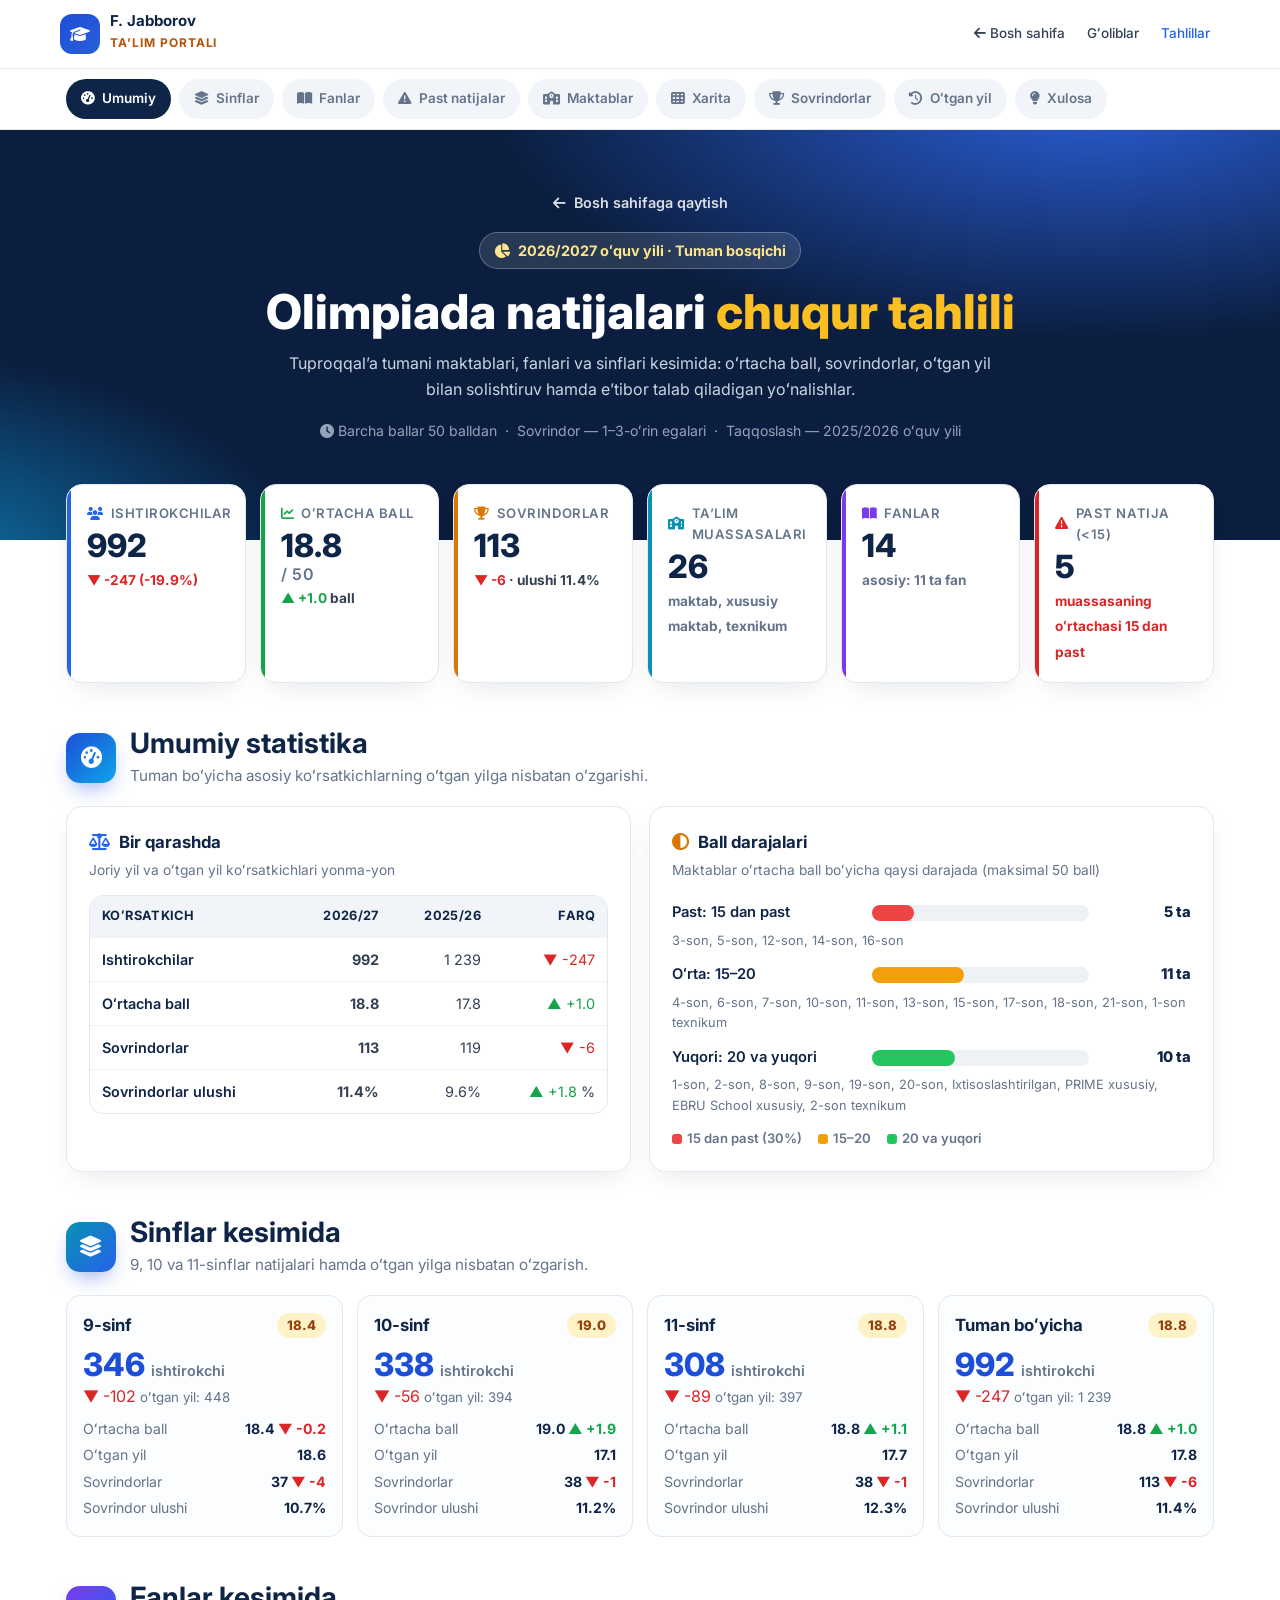
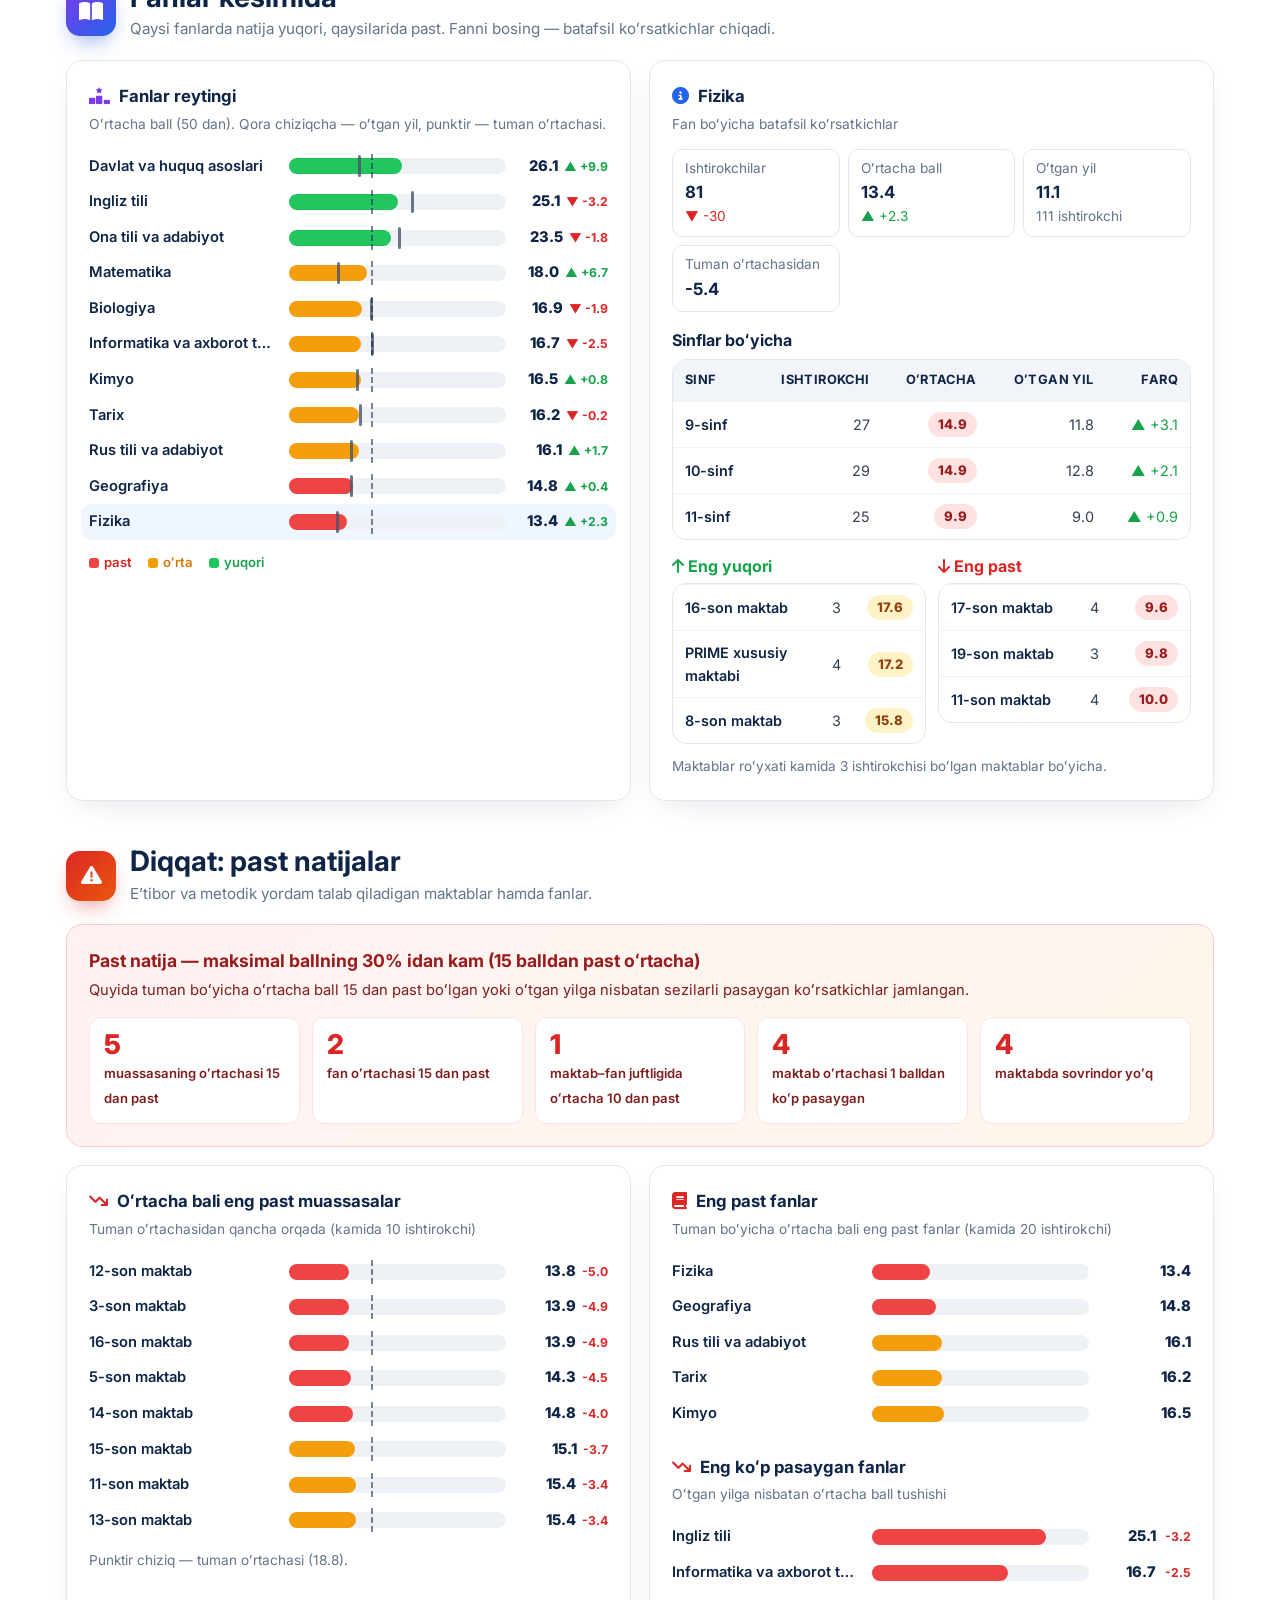
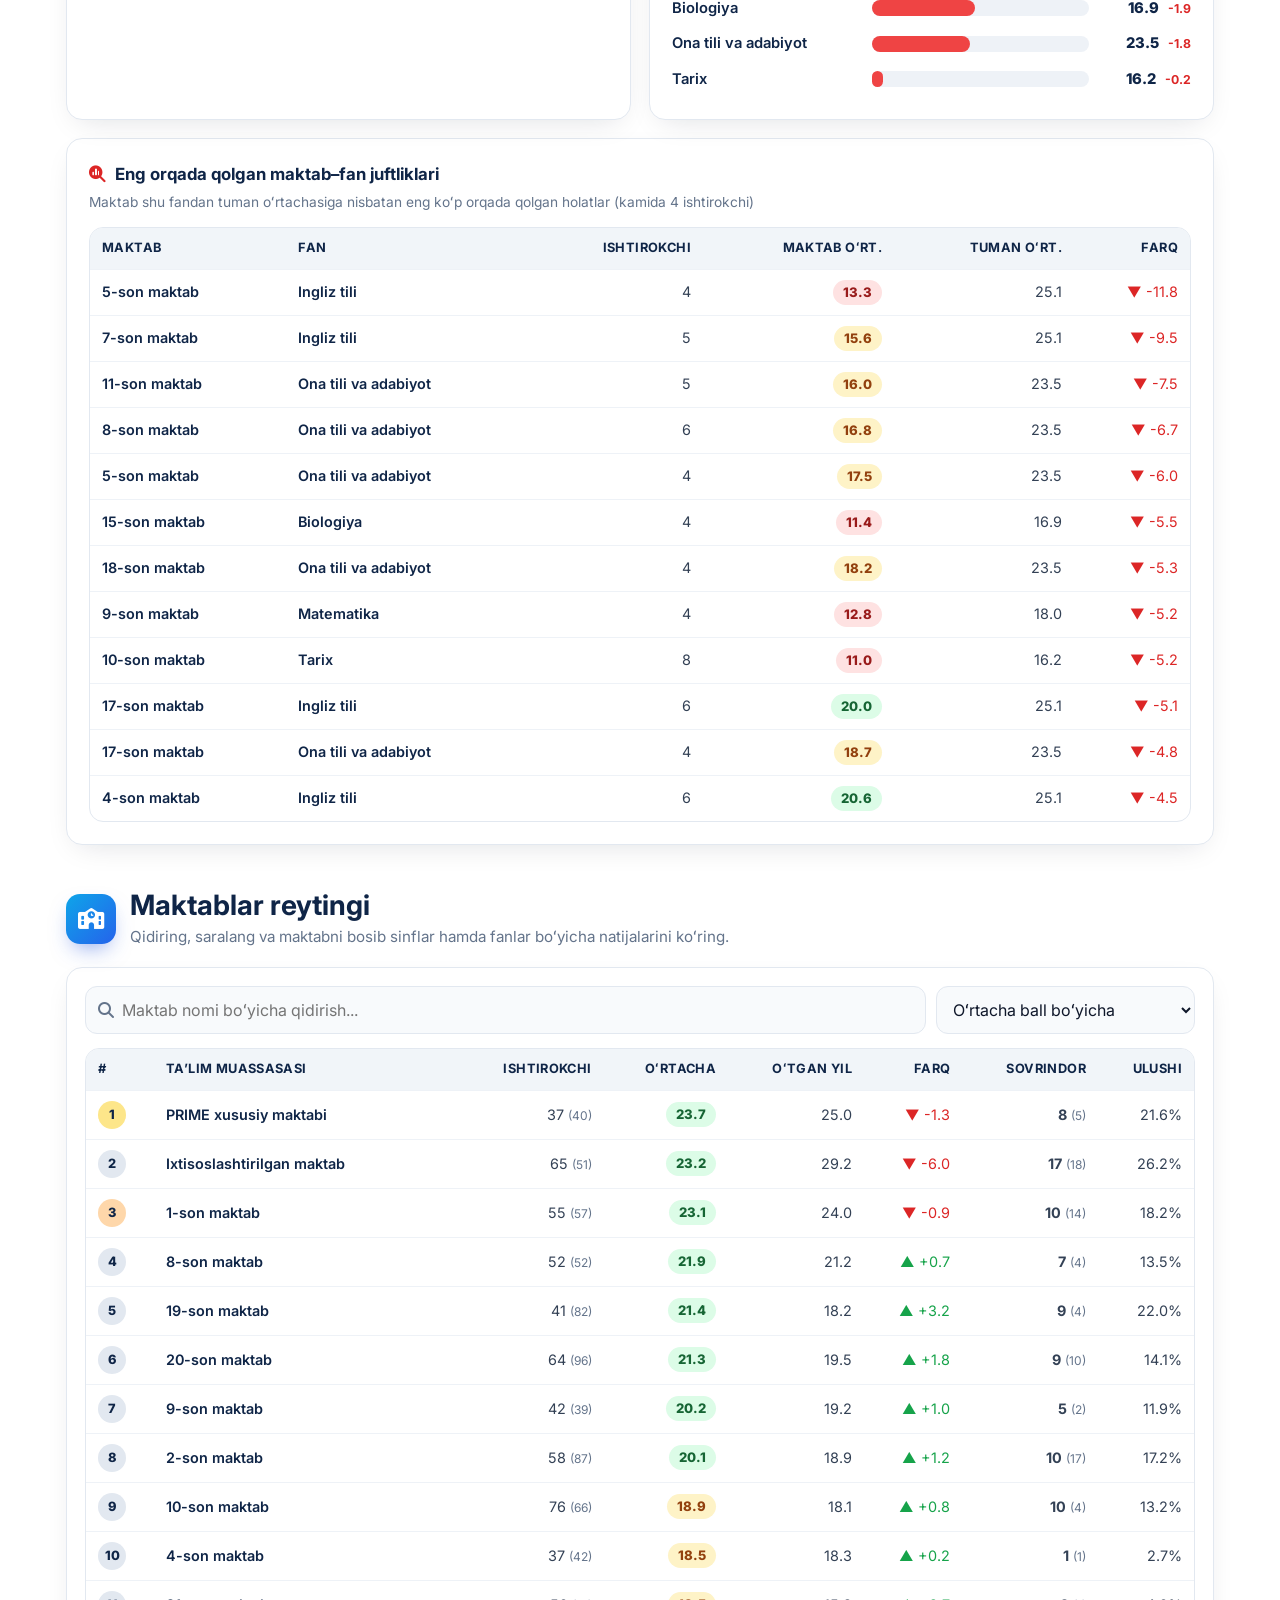
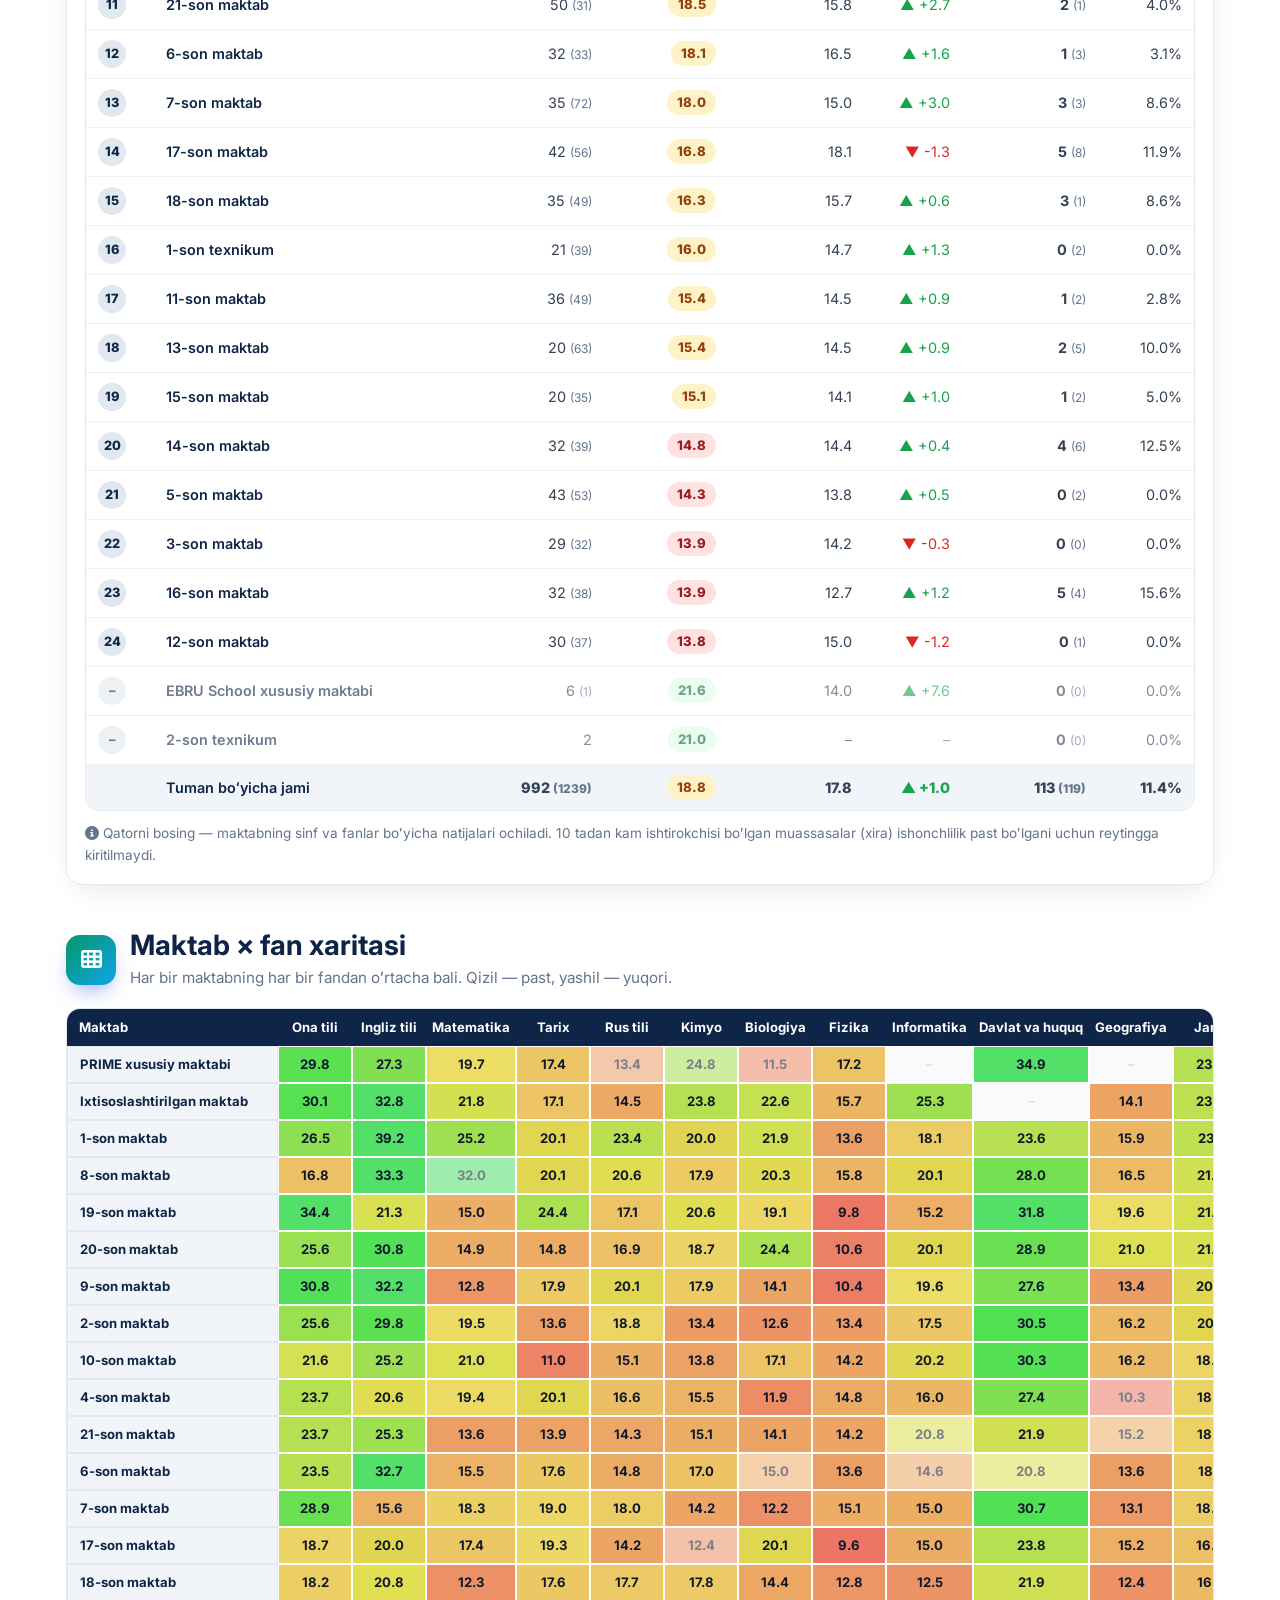
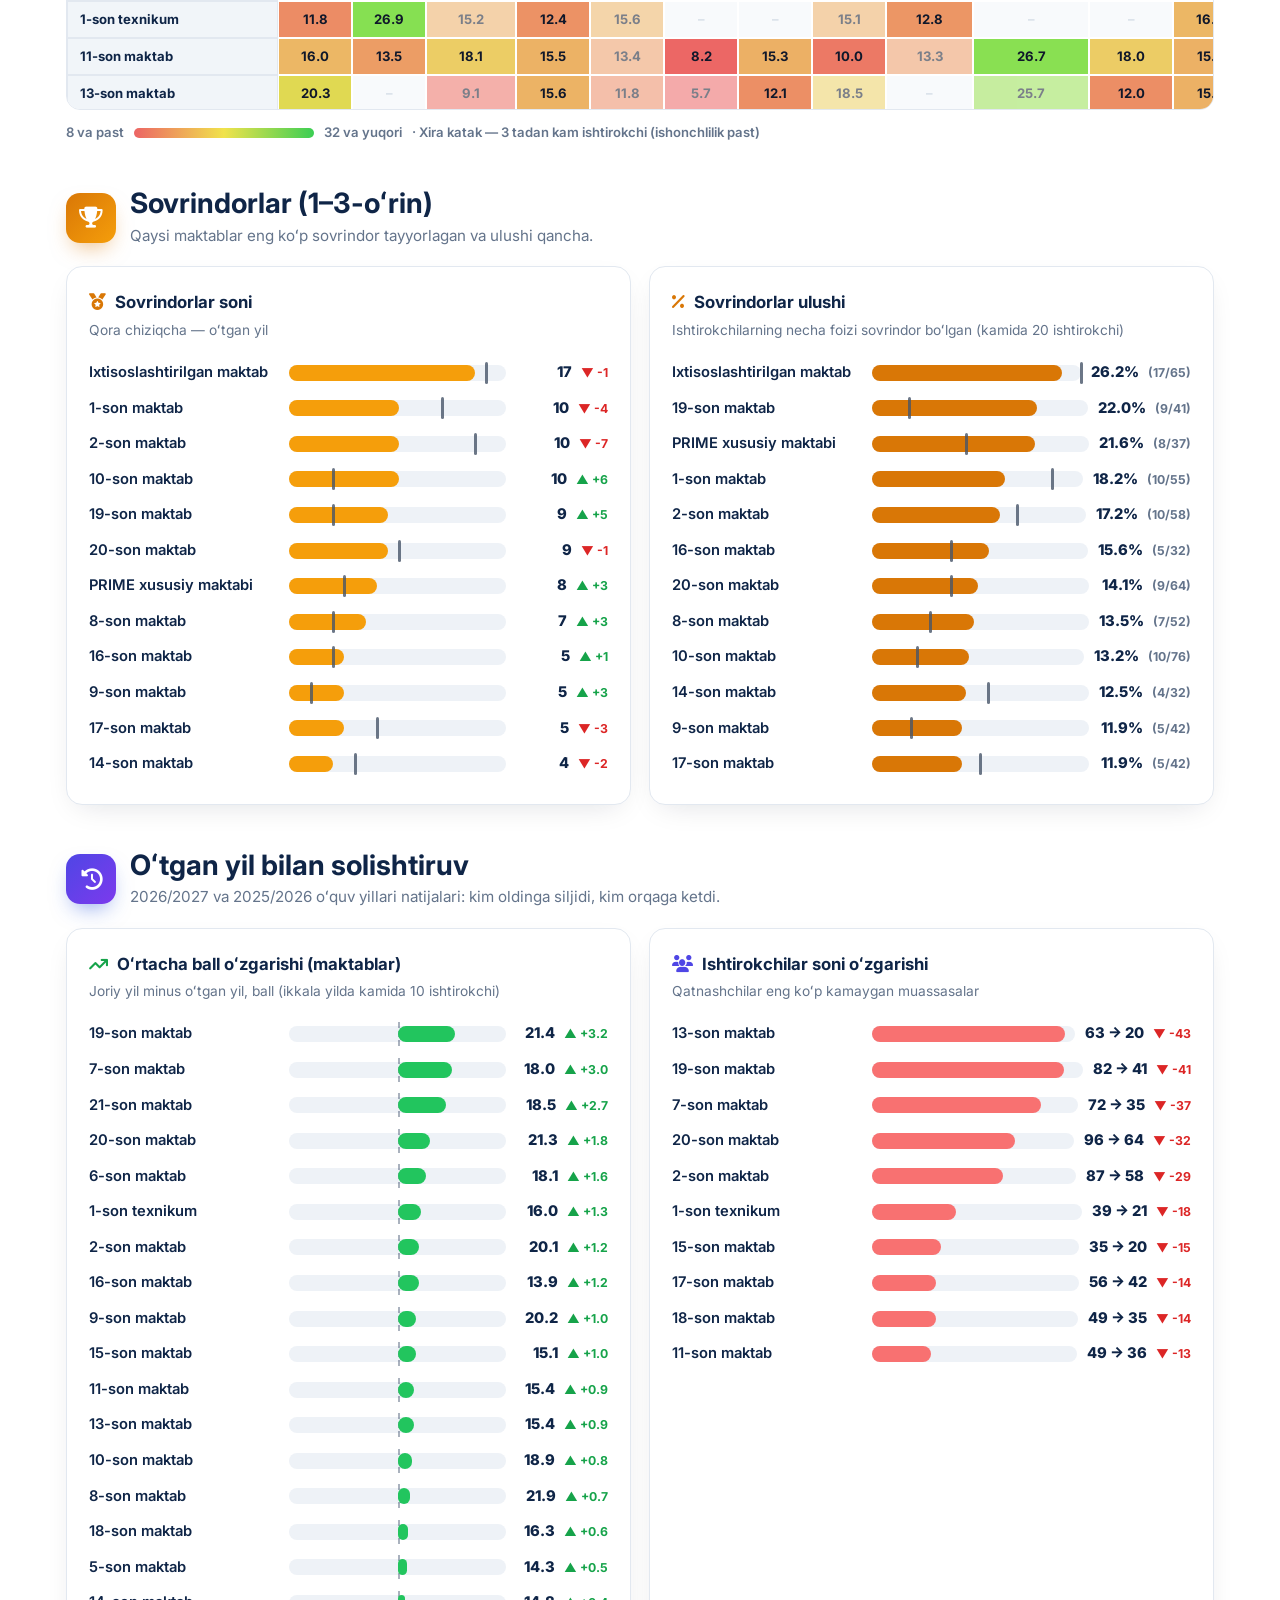
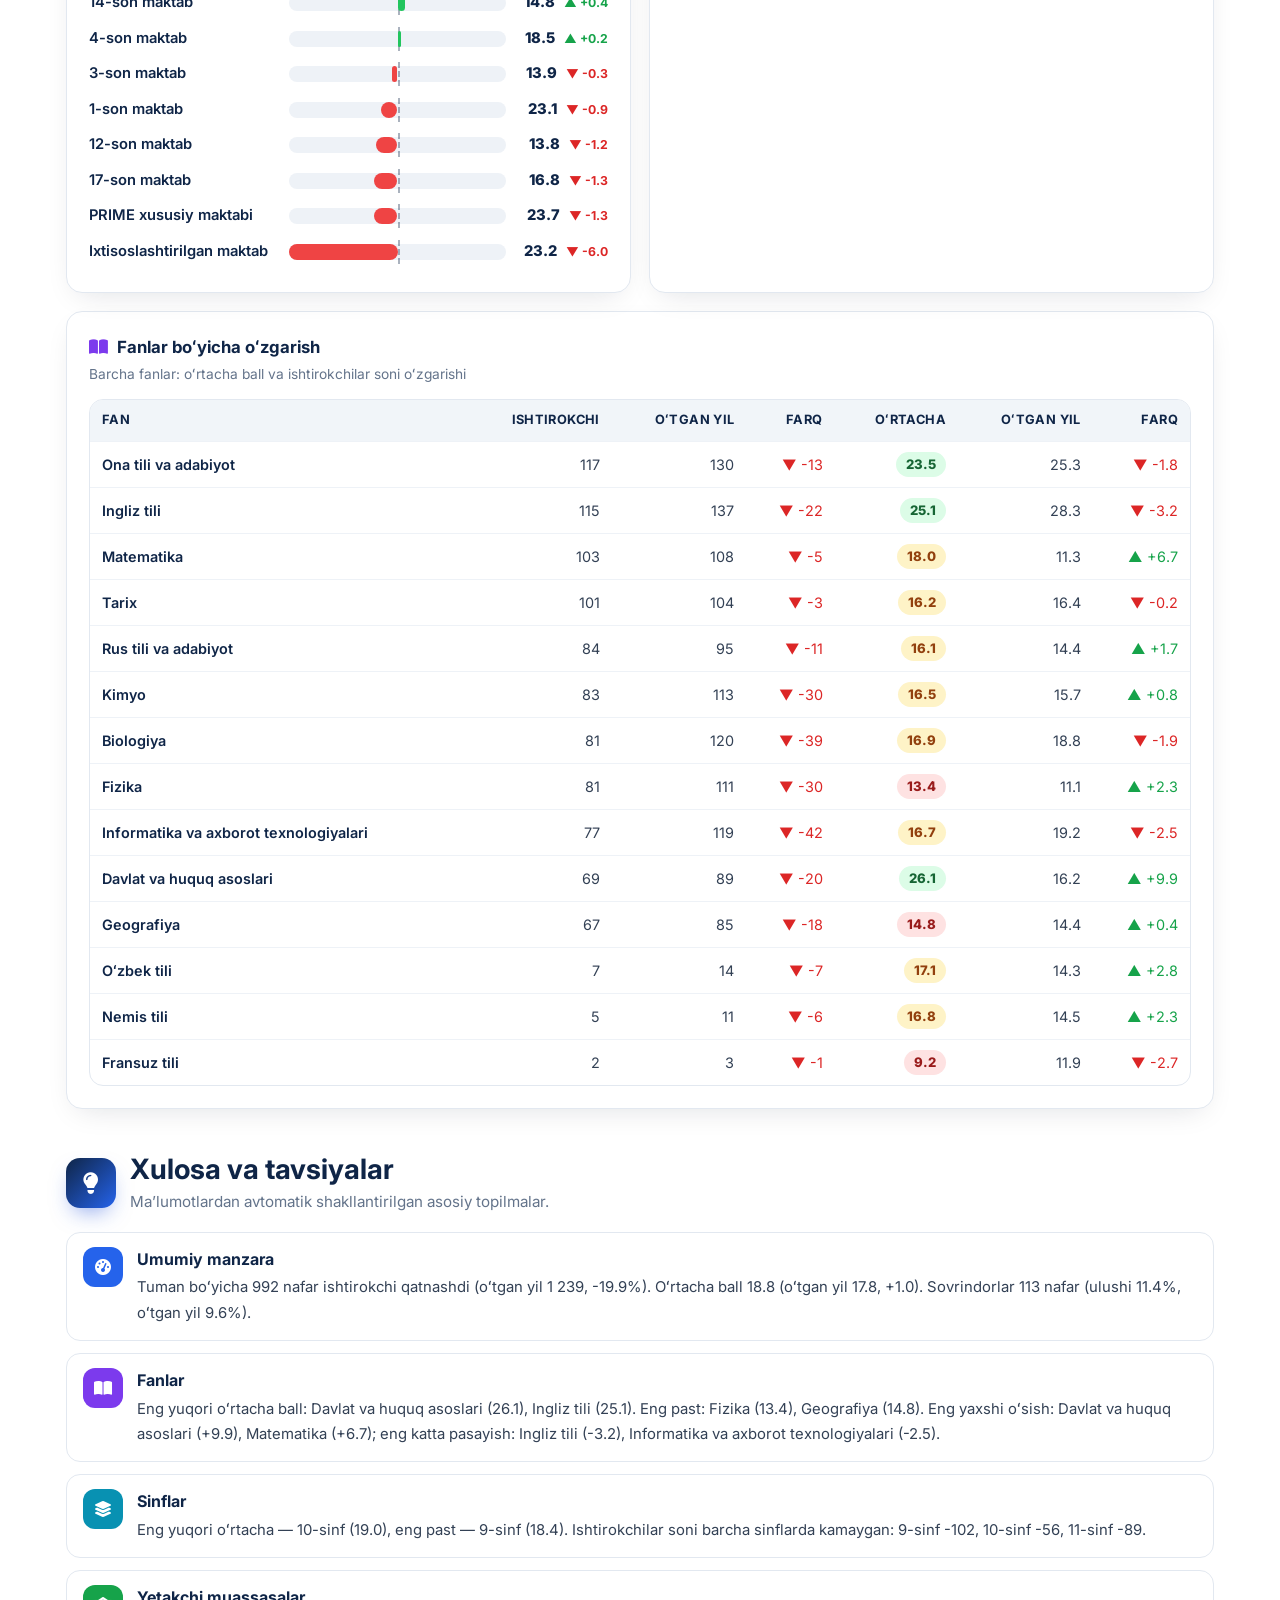
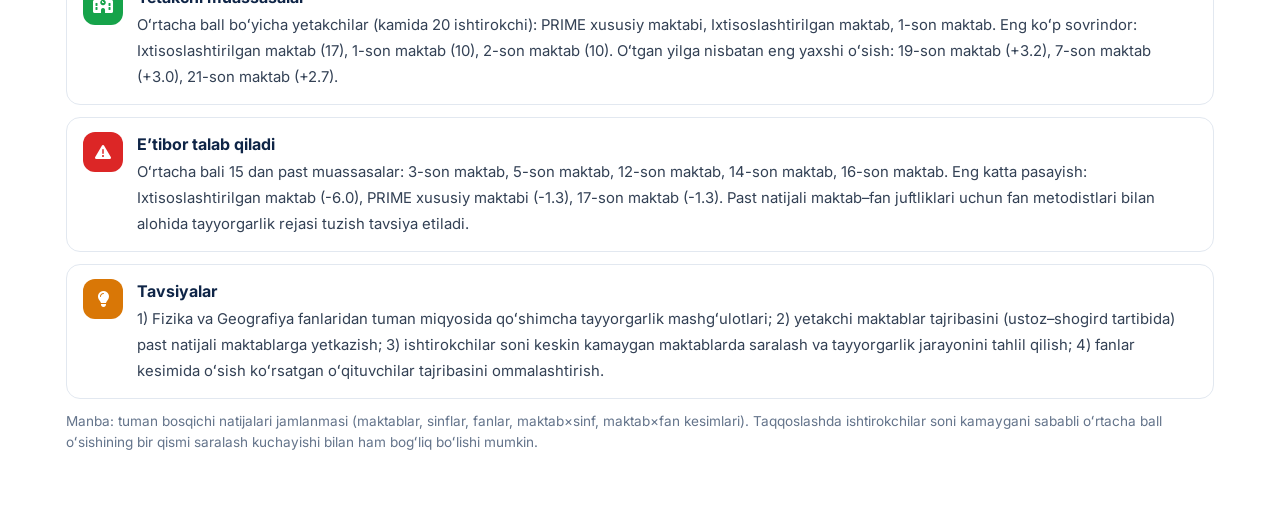
<file: olimpiada-tahlil.html>
<!DOCTYPE html>
<html lang="uz">
<head>
<meta charset="UTF-8">
<meta name="viewport" content="width=device-width, initial-scale=1.0">
<title>Olimpiada natijalari tahlili | F. Jabborov</title>
<meta name="description" content="Tuproqqalʼa tumani asosiy fan olimpiadasi tuman bosqichi natijalarining chuqur tahlili: maktablar, fanlar va sinflar kesimi, oʻtgan yil bilan solishtiruv.">
<link rel="preconnect" href="https://fonts.googleapis.com">
<link rel="preconnect" href="https://fonts.gstatic.com" crossorigin>
<link href="https://fonts.googleapis.com/css2?family=Inter:wght@400;500;600;700;800&display=swap" rel="stylesheet">
<link rel="stylesheet" href="https://cdnjs.cloudflare.com/ajax/libs/font-awesome/6.5.1/css/all.min.css">
<link rel="stylesheet" href="/css/style.css">
<link rel="stylesheet" href="/css/theme.css">
<style>
:root { --ot-ok: #16a34a; --ot-bad: #dc2626; --ot-mid: #d97706; --ot-ink: #0f2547; }
html { scroll-behavior: smooth; scroll-padding-top: 130px; }
.ot-prog { position: fixed; inset: 0 0 auto 0; height: 3px; z-index: 100; background: transparent; pointer-events: none; }
.ot-prog i { display: block; height: 100%; width: 100%; transform-origin: 0 50%; transform: scaleX(0); background: linear-gradient(90deg, #2563eb, #f59e0b); }
.ot-pills { position: sticky; top: 64px; z-index: 40; background: rgba(255,255,255,.94); backdrop-filter: blur(10px); border-bottom: 1px solid var(--border); }
.ot-pills-in { max-width: 1180px; margin: 0 auto; display: flex; gap: 8px; padding: 10px 16px; overflow-x: auto; scrollbar-width: none; }
.ot-pills-in::-webkit-scrollbar { display: none; }
.ot-pills a { flex: none; display: inline-flex; align-items: center; gap: 7px; padding: 8px 14px; border-radius: 999px; font-size: 13.5px; font-weight: 600; color: var(--muted); background: #f1f5f9; border: 1px solid transparent; white-space: nowrap; }
.ot-pills a:hover { color: var(--primary); }
.ot-pills a.on { background: var(--ot-ink); color: #fff; }
.ot-pills a.red.on { background: var(--ot-bad); }
.ot-hero { position: relative; overflow: hidden; padding: 60px 0 96px; color: #fff; text-align: center;
background: radial-gradient(1000px 420px at 85% -10%, #2b5fd9 0%, transparent 60%), radial-gradient(800px 420px at -10% 110%, #0e7fb8 0%, transparent 55%), #0b1e3f; }
.ot-chip { display: inline-flex; gap: 8px; align-items: center; padding: 6px 14px; border-radius: 30px; background: rgba(255,255,255,.12); border: 1px solid rgba(255,255,255,.25); font-weight: 700; font-size: .9rem; color: #fde68a; }
.ot-hero h1 { font-size: clamp(1.9rem, 5.2vw, 3rem); font-weight: 800; line-height: 1.12; margin: 16px 0 12px; }
.ot-hero h1 span { color: #fbbf24; }
.ot-hero p { max-width: 720px; margin: 0 auto; color: #cbd5e1; }
.ot-stamp { display: inline-flex; flex-wrap: wrap; gap: 8px; justify-content: center; margin-top: 18px; font-size: .88rem; color: #94a3b8; }
.ot-wrap { max-width: 1180px; margin: -56px auto 0; padding: 0 16px 70px; position: relative; }
.ot-kpis { display: grid; grid-template-columns: repeat(auto-fit, minmax(165px, 1fr)); gap: 14px; }
.ot-kpi { background: #fff; border: 1px solid var(--border); border-radius: var(--radius); padding: 18px 20px; box-shadow: var(--shadow); position: relative; overflow: hidden; }
.ot-kpi::before { content: ""; position: absolute; inset: 0 auto 0 0; width: 4px; background: var(--c, var(--primary)); }
.ot-kpi small { display: flex; gap: 7px; align-items: center; color: var(--muted); font-weight: 600; font-size: .82rem; text-transform: uppercase; letter-spacing: .04em; }
.ot-kpi b { display: block; font-size: 2rem; line-height: 1.15; font-weight: 800; color: var(--ot-ink); margin: 4px 0 2px; }
.ot-kpi em { font-style: normal; font-size: .85rem; font-weight: 700; }
.up { color: var(--ot-ok); } .dn { color: var(--ot-bad); } .eq { color: var(--muted); }
.ot-blk { margin-top: 44px; }
.ot-sh { display: flex; gap: 14px; align-items: center; margin-bottom: 18px; }
.ot-bd { width: 50px; height: 50px; border-radius: 14px; flex: none; display: grid; place-items: center; color: #fff; font-size: 21px; background: linear-gradient(135deg, #1d4ed8, #0ea5e9); box-shadow: 0 10px 22px -8px rgba(29,78,216,.55); }
.ot-sh h2 { font-size: clamp(1.3rem, 3vw, 1.75rem); color: var(--ot-ink); line-height: 1.2; }
.ot-sh p { color: var(--muted); font-size: .95rem; margin-top: 3px; }
.ot-grid2 { display: grid; grid-template-columns: 1fr 1fr; gap: 18px; }
.ot-card { background: #fff; border: 1px solid var(--border); border-radius: var(--radius); box-shadow: var(--shadow); padding: 22px; min-width: 0; }
.ot-ct { display: flex; gap: 9px; align-items: center; font-size: 1.05rem; color: var(--ot-ink); }
.ot-cs { color: var(--muted); font-size: .86rem; margin: 3px 0 14px; }
.ot-row { display: grid; grid-template-columns: minmax(96px, 190px) 1fr auto; gap: 10px; align-items: center; padding: 6px 0; font-size: .92rem; }
.ot-row > b { color: var(--ot-ink); font-weight: 600; overflow: hidden; text-overflow: ellipsis; white-space: nowrap; }
.ot-row.click { cursor: pointer; border-radius: 10px; padding: 6px 8px; margin: 0 -8px; }
.ot-row.click:hover, .ot-row.sel { background: #eff6ff; }
.ot-track { position: relative; height: 16px; background: #eef2f7; border-radius: 99px; }
.ot-fill { position: absolute; inset: 0 auto 0 0; border-radius: 99px; background: var(--c, var(--primary)); min-width: 3px; }
.ot-ghost { position: absolute; top: -3px; bottom: -3px; width: 3px; background: #475569; border-radius: 2px; opacity: .8; }
.ot-avgline { position: absolute; top: -4px; bottom: -4px; border-left: 2px dashed var(--ot-ink); opacity: .55; }
.ot-val { font-weight: 800; color: var(--ot-ink); white-space: nowrap; text-align: right; min-width: 92px; }
.ot-val small { font-weight: 700; margin-left: 6px; }
.ot-legend { display: flex; flex-wrap: wrap; gap: 6px 16px; margin-top: 12px; font-size: .82rem; color: var(--muted); font-weight: 600; }
.ot-legend i { display: inline-block; width: 10px; height: 10px; border-radius: 3px; margin-right: 5px; vertical-align: -1px; }
.ot-cls { display: grid; grid-template-columns: repeat(auto-fit, minmax(220px, 1fr)); gap: 14px; }
.ot-cc { border: 1.5px solid var(--border); border-radius: 14px; padding: 16px; background: #fbfdff; }
.ot-cc h4 { color: var(--ot-ink); font-size: 1.05rem; display: flex; justify-content: space-between; align-items: center; }
.ot-cc .big { font-size: 2rem; font-weight: 800; color: var(--primary-dark); line-height: 1.1; margin: 8px 0 2px; }
.ot-cc dl { display: grid; grid-template-columns: 1fr auto; gap: 4px 10px; font-size: .88rem; color: var(--muted); margin-top: 8px; }
.ot-cc dd { color: var(--ot-ink); font-weight: 700; text-align: right; }
.ot-alert { background: linear-gradient(135deg, #fef2f2, #fff7ed); border: 1.5px solid #fecaca; border-radius: var(--radius); padding: 22px; }
.ot-alert h3 { color: #991b1b; font-size: 1.1rem; }
.ot-alert p { color: #7f1d1d; font-size: .92rem; margin-top: 4px; }
.ot-abig { display: grid; grid-template-columns: repeat(auto-fit, minmax(170px, 1fr)); gap: 12px; margin-top: 14px; }
.ot-abig div { background: #fff; border-radius: 12px; padding: 12px 14px; border: 1px solid #fee2e2; }
.ot-abig b { display: block; font-size: 1.7rem; font-weight: 800; color: var(--ot-bad); line-height: 1.1; }
.ot-abig span { font-size: .82rem; color: #7f1d1d; font-weight: 600; }
.ot-tool { display: flex; flex-wrap: wrap; gap: 10px; margin-bottom: 14px; }
.ot-in { flex: 1 1 220px; display: flex; align-items: center; gap: 8px; background: #f8fafc; border: 1.5px solid var(--border); border-radius: 12px; padding: 0 12px; }
.ot-in input, .ot-sel { border: 0; background: transparent; outline: none; min-height: 46px; font: inherit; font-size: 16px; color: var(--dark); width: 100%; }
.ot-sel { flex: 0 1 240px; background: #f8fafc; border: 1.5px solid var(--border); border-radius: 12px; padding: 0 12px; width: auto; }
.ot-tw { overflow-x: auto; border: 1px solid var(--border); border-radius: 14px; }
table.ot-t { width: 100%; border-collapse: collapse; font-size: .9rem; min-width: 640px; }
.ot-t th { background: #f1f5f9; color: var(--ot-ink); text-align: right; padding: 10px 12px; font-weight: 700; font-size: .8rem; text-transform: uppercase; letter-spacing: .03em; white-space: nowrap; }
.ot-t th:first-child, .ot-t td:first-child, .ot-t th.l, .ot-t td.l { text-align: left; }
.ot-t td { padding: 10px 12px; border-top: 1px solid #eef2f7; text-align: right; white-space: nowrap; }
.ot-t td.l { white-space: normal; font-weight: 600; color: var(--ot-ink); }
.ot-t tbody tr.m { cursor: pointer; }
.ot-t tbody tr.m:hover { background: #f8fbff; }
.ot-t tr.det > td { background: #f8fafc; white-space: normal; text-align: left; padding: 14px 16px; }
.ot-t tr.det .ot-t td { white-space: nowrap; } .ot-t tr.det .ot-t td.l { white-space: normal; }
.ot-small { opacity: .6; }
.ot-rk { display: inline-grid; place-items: center; width: 28px; height: 28px; border-radius: 50%; background: #e2e8f0; color: var(--ot-ink); font-weight: 800; font-size: .8rem; }
.ot-rk.g1 { background: #fde68a; } .ot-rk.g2 { background: #e2e8f0; } .ot-rk.g3 { background: #fed7aa; }
.ot-pill { display: inline-block; padding: 2px 10px; border-radius: 99px; font-weight: 800; font-size: .82rem; }
.ot-pill.hi { background: #dcfce7; color: #166534; } .ot-pill.md { background: #fef3c7; color: #92400e; } .ot-pill.lo { background: #fee2e2; color: #991b1b; }
.ot-mini { display: grid; grid-template-columns: repeat(auto-fit, minmax(150px, 1fr)); gap: 8px; }
.ot-mini div { background: #fff; border: 1px solid var(--border); border-radius: 10px; padding: 8px 12px; font-size: .85rem; color: var(--muted); }
.ot-mini b { display: block; color: var(--ot-ink); font-size: 1.05rem; }
.ot-map { overflow: auto; border: 1px solid var(--border); border-radius: 14px; max-height: 78vh; }
.ot-map table { border-collapse: separate; border-spacing: 0; font-size: .82rem; }
.ot-map th { position: sticky; top: 0; z-index: 2; background: #0f2547; color: #fff; padding: 8px 6px; font-weight: 700; min-width: 74px; text-align: center; vertical-align: bottom; }
.ot-map th:first-child { left: 0; z-index: 3; text-align: left; min-width: 180px; padding-left: 12px; }
.ot-map td { padding: 7px 4px; text-align: center; font-weight: 700; border: 1px solid #fff; color: #0f172a; }
.ot-map td:first-child { position: sticky; left: 0; z-index: 1; background: #f1f5f9; text-align: left; padding-left: 12px; font-weight: 700; color: var(--ot-ink); white-space: nowrap; border-color: #e2e8f0; }
.ot-map td.few { opacity: .55; } .ot-map td.na { background: #f8fafc; color: #cbd5e1; font-weight: 400; }
.ot-scale { display: flex; align-items: center; gap: 10px; margin-top: 12px; font-size: .82rem; color: var(--muted); font-weight: 600; flex-wrap: wrap; }
.ot-scale i { flex: 0 0 180px; height: 10px; border-radius: 99px; background: linear-gradient(90deg, hsl(0,78%,66%), hsl(55,85%,62%), hsl(130,60%,52%)); }
.ot-chips { display: flex; flex-wrap: wrap; gap: 8px; }
.ot-c { padding: 6px 12px; border-radius: 99px; background: #fee2e2; color: #991b1b; font-weight: 700; font-size: .84rem; }
.ot-c.ok { background: #dcfce7; color: #166534; }
.ot-note { margin-top: 12px; color: var(--muted); font-size: .85rem; }
.ot-concl { display: grid; gap: 12px; }
.ot-concl li { list-style: none; display: grid; grid-template-columns: 40px 1fr; gap: 14px; align-items: start; background: #fff; border: 1px solid var(--border); border-radius: 14px; padding: 14px 16px; }
.ot-concl li > i { width: 40px; height: 40px; border-radius: 12px; display: grid; place-items: center; color: #fff; background: var(--c, var(--primary)); }
.ot-concl b { color: var(--ot-ink); display: block; margin-bottom: 2px; }
.ot-concl span { color: var(--text); font-size: .93rem; }
.ot-back { display: inline-flex; gap: 8px; align-items: center; color: #fff; opacity: .85; font-weight: 600; font-size: .9rem; margin-bottom: 18px; }
.ot-top { position: fixed; right: 16px; bottom: 16px; width: 46px; height: 46px; border-radius: 50%; border: 0; background: var(--ot-ink); color: #fff; box-shadow: var(--shadow); cursor: pointer; opacity: 0; pointer-events: none; transition: opacity .2s; z-index: 60; }
.ot-top.show { opacity: 1; pointer-events: auto; }
@media (max-width: 860px) {
.ot-grid2 { grid-template-columns: 1fr; }
.ot-row { grid-template-columns: minmax(84px, 130px) 1fr auto; font-size: .86rem; }
.ot-card { padding: 16px; }
.ot-val { min-width: 74px; }
}
@media print { .nav, .ot-pills, .ot-top, .ot-prog { display: none !important; } .ot-wrap { margin-top: 0; } .ot-card, .ot-kpi { box-shadow: none; break-inside: avoid; } }
</style>
</head>
<body>
<div class="ot-prog" aria-hidden="true"><i id="otProg"></i></div>
<header class="nav" id="nav">
<div class="container nav-inner">
<a href="/" class="brand">
<span class="brand-logo"><i class="fa-solid fa-graduation-cap"></i></span>
<span><strong>F. Jabborov</strong><small>Taʼlim portali</small></span>
</a>
<button class="burger" id="burger" aria-label="Menyu"><i class="fa-solid fa-bars"></i></button>
<nav class="menu" id="menu">
<a href="/"><i class="fa-solid fa-arrow-left"></i> Bosh sahifa</a>
<a href="/#goliblar">Gʻoliblar</a>
<a href="/olimpiada-tahlil.html" style="color:var(--primary)">Tahlillar</a>
</nav>
</div>
</header>
<nav class="ot-pills" aria-label="Boʻlimlar"><div class="ot-pills-in" id="pills">
<a href="#umumiy" class="on"><i class="fa-solid fa-gauge-high"></i> Umumiy</a>
<a href="#sinflar"><i class="fa-solid fa-layer-group"></i> Sinflar</a>
<a href="#fanlar"><i class="fa-solid fa-book-open"></i> Fanlar</a>
<a href="#diqqat" class="red"><i class="fa-solid fa-triangle-exclamation"></i> Past natijalar</a>
<a href="#maktablar"><i class="fa-solid fa-school"></i> Maktablar</a>
<a href="#xarita"><i class="fa-solid fa-table-cells"></i> Xarita</a>
<a href="#yutuq"><i class="fa-solid fa-trophy"></i> Sovrindorlar</a>
<a href="#otgan"><i class="fa-solid fa-clock-rotate-left"></i> Oʻtgan yil</a>
<a href="#xulosa"><i class="fa-solid fa-lightbulb"></i> Xulosa</a>
</div></nav>
<section class="ot-hero">
<div class="container">
<a class="ot-back" href="/"><i class="fa-solid fa-arrow-left"></i> Bosh sahifaga qaytish</a><br>
<span class="ot-chip"><i class="fa-solid fa-chart-pie"></i> 2026/2027 oʻquv yili · Tuman bosqichi</span>
<h1>Olimpiada natijalari <span>chuqur tahlili</span></h1>
<p>Tuproqqalʼa tumani maktablari, fanlari va sinflari kesimida: oʻrtacha ball, sovrindorlar, oʻtgan yil bilan solishtiruv hamda eʼtibor talab qiladigan yoʻnalishlar.</p>
<div class="ot-stamp"><span><i class="fa-solid fa-clock"></i> Barcha ballar 50 balldan</span> · <span>Sovrindor — 1–3-oʻrin egalari</span> · <span>Taqqoslash — 2025/2026 oʻquv yili</span></div>
</div>
</section>
<div class="ot-wrap">
<div class="ot-kpis" id="kpis"></div>
<section class="ot-blk" id="umumiy">
<div class="ot-sh"><div class="ot-bd"><i class="fa-solid fa-gauge-high"></i></div><div><h2>Umumiy statistika</h2><p>Tuman boʻyicha asosiy koʻrsatkichlarning oʻtgan yilga nisbatan oʻzgarishi.</p></div></div>
<div class="ot-grid2">
<div class="ot-card">
<h3 class="ot-ct"><i class="fa-solid fa-scale-balanced" style="color:var(--primary)"></i> Bir qarashda</h3>
<div class="ot-cs">Joriy yil va oʻtgan yil koʻrsatkichlari yonma-yon</div>
<div class="ot-tw"><table class="ot-t" id="sumT" style="min-width:0"></table></div>
</div>
<div class="ot-card">
<h3 class="ot-ct"><i class="fa-solid fa-circle-half-stroke" style="color:var(--ot-mid)"></i> Ball darajalari</h3>
<div class="ot-cs">Maktablar oʻrtacha ball boʻyicha qaysi darajada (maksimal 50 ball)</div>
<div id="levels"></div>
<div class="ot-legend"><span><i style="background:#ef4444"></i>15 dan past (30%)</span><span><i style="background:#f59e0b"></i>15–20</span><span><i style="background:#22c55e"></i>20 va yuqori</span></div>
</div>
</div>
</section>
<section class="ot-blk" id="sinflar">
<div class="ot-sh"><div class="ot-bd" style="background:linear-gradient(135deg,#0891b2,#2563eb)"><i class="fa-solid fa-layer-group"></i></div><div><h2>Sinflar kesimida</h2><p>9, 10 va 11-sinflar natijalari hamda oʻtgan yilga nisbatan oʻzgarish.</p></div></div>
<div class="ot-cls" id="cls"></div>
</section>
<section class="ot-blk" id="fanlar">
<div class="ot-sh"><div class="ot-bd" style="background:linear-gradient(135deg,#7c3aed,#2563eb)"><i class="fa-solid fa-book-open"></i></div><div><h2>Fanlar kesimida</h2><p>Qaysi fanlarda natija yuqori, qaysilarida past. Fanni bosing — batafsil koʻrsatkichlar chiqadi.</p></div></div>
<div class="ot-grid2">
<div class="ot-card">
<h3 class="ot-ct"><i class="fa-solid fa-ranking-star" style="color:#7c3aed"></i> Fanlar reytingi</h3>
<div class="ot-cs">Oʻrtacha ball (50 dan). Qora chiziqcha — oʻtgan yil, punktir — tuman oʻrtachasi.</div>
<div id="fbars"></div>
<div class="ot-legend"><span style="color:#dc2626"><i style="background:#ef4444"></i>past</span><span style="color:#d97706"><i style="background:#f59e0b"></i>oʻrta</span><span style="color:#16a34a"><i style="background:#22c55e"></i>yuqori</span></div>
</div>
<div class="ot-card" id="fdet"></div>
</div>
</section>
<section class="ot-blk" id="diqqat">
<div class="ot-sh"><div class="ot-bd" style="background:linear-gradient(135deg,#dc2626,#ea580c);box-shadow:0 10px 22px -8px rgba(220,38,38,.55)"><i class="fa-solid fa-triangle-exclamation"></i></div><div><h2>Diqqat: past natijalar</h2><p>Eʼtibor va metodik yordam talab qiladigan maktablar hamda fanlar.</p></div></div>
<div class="ot-alert">
<h3>Past natija — maksimal ballning 30% idan kam (15 balldan past oʻrtacha)</h3>
<p>Quyida tuman boʻyicha oʻrtacha ball 15 dan past boʻlgan yoki oʻtgan yilga nisbatan sezilarli pasaygan koʻrsatkichlar jamlangan.</p>
<div class="ot-abig" id="abig"></div>
</div>
<div class="ot-grid2" style="margin-top:18px">
<div class="ot-card">
<h3 class="ot-ct"><i class="fa-solid fa-arrow-trend-down" style="color:var(--ot-bad)"></i> Oʻrtacha bali eng past muassasalar</h3>
<div class="ot-cs">Tuman oʻrtachasidan qancha orqada (kamida 10 ishtirokchi)</div>
<div id="lowS"></div>
</div>
<div class="ot-card">
<h3 class="ot-ct"><i class="fa-solid fa-book" style="color:var(--ot-bad)"></i> Eng past fanlar</h3>
<div class="ot-cs">Tuman boʻyicha oʻrtacha bali eng past fanlar (kamida 20 ishtirokchi)</div>
<div id="lowF"></div>
<h3 class="ot-ct" style="margin-top:22px"><i class="fa-solid fa-arrow-trend-down" style="color:var(--ot-bad)"></i> Eng koʻp pasaygan fanlar</h3>
<div class="ot-cs">Oʻtgan yilga nisbatan oʻrtacha ball tushishi</div>
<div id="dropF"></div>
</div>
</div>
<div class="ot-card" style="margin-top:18px">
<h3 class="ot-ct"><i class="fa-solid fa-magnifying-glass-chart" style="color:var(--ot-bad)"></i> Eng orqada qolgan maktab–fan juftliklari</h3>
<div class="ot-cs">Maktab shu fandan tuman oʻrtachasiga nisbatan eng koʻp orqada qolgan holatlar (kamida 4 ishtirokchi)</div>
<div class="ot-tw"><table class="ot-t" id="lowT"></table></div>
</div>
</section>
<section class="ot-blk" id="maktablar">
<div class="ot-sh"><div class="ot-bd" style="background:linear-gradient(135deg,#0ea5e9,#2563eb)"><i class="fa-solid fa-school"></i></div><div><h2>Maktablar reytingi</h2><p>Qidiring, saralang va maktabni bosib sinflar hamda fanlar boʻyicha natijalarini koʻring.</p></div></div>
<div class="ot-card" style="padding:18px">
<div class="ot-tool">
<label class="ot-in"><i class="fa-solid fa-magnifying-glass" style="color:var(--muted)"></i><input id="sq" placeholder="Maktab nomi boʻyicha qidirish..."></label>
<select class="ot-sel" id="ss" aria-label="Saralash">
<option value="avg">Oʻrtacha ball boʻyicha</option>
<option value="sov">Sovrindorlar soni boʻyicha</option>
<option value="share">Sovrindorlar ulushi boʻyicha</option>
<option value="d">Oʻrtacha ball oʻsishi boʻyicha</option>
<option value="n">Ishtirokchilar soni boʻyicha</option>
</select>
</div>
<div class="ot-tw"><table class="ot-t" id="sT"></table></div>
<p class="ot-note"><i class="fa-solid fa-circle-info"></i> Qatorni bosing — maktabning sinf va fanlar boʻyicha natijalari ochiladi. 10 tadan kam ishtirokchisi boʻlgan muassasalar (xira) ishonchlilik past boʻlgani uchun reytingga kiritilmaydi.</p>
</div>
</section>
<section class="ot-blk" id="xarita">
<div class="ot-sh"><div class="ot-bd" style="background:linear-gradient(135deg,#059669,#0ea5e9)"><i class="fa-solid fa-table-cells"></i></div><div><h2>Maktab × fan xaritasi</h2><p>Har bir maktabning har bir fandan oʻrtacha bali. Qizil — past, yashil — yuqori.</p></div></div>
<div class="ot-map" id="map"></div>
<div class="ot-scale"><span>8 va past</span><i></i><span>32 va yuqori</span><span>· Xira katak — 3 tadan kam ishtirokchi (ishonchlilik past)</span></div>
</section>
<section class="ot-blk" id="yutuq">
<div class="ot-sh"><div class="ot-bd" style="background:linear-gradient(135deg,#d97706,#f59e0b);box-shadow:0 10px 22px -8px rgba(217,119,6,.55)"><i class="fa-solid fa-trophy"></i></div><div><h2>Sovrindorlar (1–3-oʻrin)</h2><p>Qaysi maktablar eng koʻp sovrindor tayyorlagan va ulushi qancha.</p></div></div>
<div class="ot-grid2">
<div class="ot-card"><h3 class="ot-ct"><i class="fa-solid fa-medal" style="color:#d97706"></i> Sovrindorlar soni</h3><div class="ot-cs">Qora chiziqcha — oʻtgan yil</div><div id="sovBars"></div></div>
<div class="ot-card"><h3 class="ot-ct"><i class="fa-solid fa-percent" style="color:#d97706"></i> Sovrindorlar ulushi</h3><div class="ot-cs">Ishtirokchilarning necha foizi sovrindor boʻlgan (kamida 20 ishtirokchi)</div><div id="shareBars"></div></div>
</div>
</section>
<section class="ot-blk" id="otgan">
<div class="ot-sh"><div class="ot-bd" style="background:linear-gradient(135deg,#4f46e5,#7c3aed)"><i class="fa-solid fa-clock-rotate-left"></i></div><div><h2>Oʻtgan yil bilan solishtiruv</h2><p>2026/2027 va 2025/2026 oʻquv yillari natijalari: kim oldinga siljidi, kim orqaga ketdi.</p></div></div>
<div class="ot-grid2">
<div class="ot-card"><h3 class="ot-ct"><i class="fa-solid fa-arrow-trend-up" style="color:var(--ot-ok)"></i> Oʻrtacha ball oʻzgarishi (maktablar)</h3><div class="ot-cs">Joriy yil minus oʻtgan yil, ball (ikkala yilda kamida 10 ishtirokchi)</div><div id="dBars"></div></div>
<div class="ot-card"><h3 class="ot-ct"><i class="fa-solid fa-users" style="color:#4f46e5"></i> Ishtirokchilar soni oʻzgarishi</h3><div class="ot-cs">Qatnashchilar eng koʻp kamaygan muassasalar</div><div id="pBars"></div></div>
</div>
<div class="ot-card" style="margin-top:18px">
<h3 class="ot-ct"><i class="fa-solid fa-book-open" style="color:#7c3aed"></i> Fanlar boʻyicha oʻzgarish</h3>
<div class="ot-cs">Barcha fanlar: oʻrtacha ball va ishtirokchilar soni oʻzgarishi</div>
<div class="ot-tw"><table class="ot-t" id="fT"></table></div>
</div>
</section>
<section class="ot-blk" id="xulosa">
<div class="ot-sh"><div class="ot-bd" style="background:linear-gradient(135deg,#0f2547,#2563eb)"><i class="fa-solid fa-lightbulb"></i></div><div><h2>Xulosa va tavsiyalar</h2><p>Maʼlumotlardan avtomatik shakllantirilgan asosiy topilmalar.</p></div></div>
<ul class="ot-concl" id="concl"></ul>
<p class="ot-note">Manba: tuman bosqichi natijalari jamlanmasi (maktablar, sinflar, fanlar, maktab×sinf, maktab×fan kesimlari). Taqqoslashda ishtirokchilar soni kamaygani sababli oʻrtacha ball oʻsishining bir qismi saralash kuchayishi bilan ham bogʻliq boʻlishi mumkin.</p>
</section>
</div>
<button class="ot-top" id="otTop" aria-label="Yuqoriga"><i class="fa-solid fa-arrow-up"></i></button>
<script>
const D={"maktab":[["1-son maktab",55,23.1,10,57,24,14],["2-son maktab",58,20.1,10,87,18.9,17],["3-son maktab",29,13.9,0,32,14.2,0],["4-son maktab",37,18.5,1,42,18.3,1],["5-son maktab",43,14.3,0,53,13.8,2],["6-son maktab",32,18.1,1,33,16.5,3],["7-son maktab",35,18,3,72,15,3],["8-son maktab",52,21.9,7,52,21.2,4],["9-son maktab",42,20.2,5,39,19.2,2],["10-son maktab",76,18.9,10,66,18.1,4],["11-son maktab",36,15.4,1,49,14.5,2],["12-son maktab",30,13.8,0,37,15,1],["13-son maktab",20,15.4,2,63,14.5,5],["14-son maktab",32,14.8,4,39,14.4,6],["15-son maktab",20,15.1,1,35,14.1,2],["16-son maktab",32,13.9,5,38,12.7,4],["17-son maktab",42,16.8,5,56,18.1,8],["18-son maktab",35,16.3,3,49,15.7,1],["19-son maktab",41,21.4,9,82,18.2,4],["20-son maktab",64,21.3,9,96,19.5,10],["21-son maktab",50,18.5,2,31,15.8,1],["Ixtisoslashtirilgan maktab",65,23.2,17,51,29.2,18],["PRIME xususiy maktabi",37,23.7,8,40,25,5],["EBRU School xususiy maktabi",6,21.6,0,1,14,0],["1-son texnikum",21,16,0,39,14.7,2],["2-son texnikum",2,21,0,0,0,0],["Tuman boʻyicha jami",992,18.8,113,1239,17.8,119]],"sinf":[["9-sinf",346,18.4,37,448,18.6,41],["10-sinf",338,19,38,394,17.1,39],["11-sinf",308,18.8,38,397,17.7,39],["Tuman boʻyicha jami",992,18.8,113,1239,17.8,119]],"fan":[["Ona tili va adabiyot","9-sinf",41,21.5,3,45,24.9,3],["Ona tili va adabiyot","10-sinf",38,23.6,3,43,23.7,3],["Ona tili va adabiyot","11-sinf",38,25.6,3,42,27.2,3],["Ona tili va adabiyot — jami","9–11",117,23.5,9,130,25.3,9],["Matematika","9-sinf",36,18.9,3,42,11.2,3],["Matematika","10-sinf",32,17.5,3,32,9.6,3],["Matematika","11-sinf",35,17.6,3,34,13,3],["Matematika — jami","9–11",103,18,9,108,11.3,9],["Kimyo","9-sinf",30,18.2,3,41,16.6,3],["Kimyo","10-sinf",29,16.7,3,37,15.2,3],["Kimyo","11-sinf",24,14.3,3,35,15,3],["Kimyo — jami","9–11",83,16.5,9,113,15.7,9],["Tarix","9-sinf",35,16.1,3,39,20.3,3],["Tarix","10-sinf",35,16.2,3,33,13.7,3],["Tarix","11-sinf",31,16.1,3,32,14.6,3],["Tarix — jami","9–11",101,16.2,9,104,16.4,9],["Davlat va huquq asoslari","9-sinf",25,25.1,3,33,16.8,3],["Davlat va huquq asoslari","10-sinf",25,26.1,3,27,17.7,3],["Davlat va huquq asoslari","11-sinf",19,27.5,3,29,14,3],["Davlat va huquq asoslari — jami","9–11",69,26.1,9,89,16.2,9],["Biologiya","9-sinf",29,16,3,44,17.8,3],["Biologiya","10-sinf",27,16.6,3,37,17.7,3],["Biologiya","11-sinf",25,18.1,3,39,20.9,3],["Biologiya — jami","9–11",81,16.9,9,120,18.8,9],["Fizika","9-sinf",27,14.9,3,38,11.8,3],["Fizika","10-sinf",29,14.9,3,35,12.8,3],["Fizika","11-sinf",25,9.9,3,38,9,3],["Fizika — jami","9–11",81,13.4,9,111,11.1,9],["Ingliz tili","9-sinf",39,24.4,3,46,29.5,3],["Ingliz tili","10-sinf",41,24.3,3,46,27,3],["Ingliz tili","11-sinf",35,26.9,3,45,28.4,3],["Ingliz tili — jami","9–11",115,25.1,9,137,28.3,9],["Informatika va axborot texnologiyalari","9-sinf",29,17,3,44,22.4,3],["Informatika va axborot texnologiyalari","10-sinf",26,18.1,3,37,15.8,3],["Informatika va axborot texnologiyalari","11-sinf",22,14.7,3,38,18.8,3],["Informatika va axborot texnologiyalari — jami","9–11",77,16.7,9,119,19.2,9],["Rus tili va adabiyot","9-sinf",29,13.8,3,34,15.4,3],["Rus tili va adabiyot","10-sinf",26,17.1,3,29,14,3],["Rus tili va adabiyot","11-sinf",29,17.5,3,32,13.8,3],["Rus tili va adabiyot — jami","9–11",84,16.1,9,95,14.4,9],["Geografiya","9-sinf",22,14.1,3,32,14,3],["Geografiya","10-sinf",25,15,3,30,15.8,3],["Geografiya","11-sinf",20,15.3,3,23,13.1,3],["Geografiya — jami","9–11",67,14.8,9,85,14.4,9],["Nemis tili","9-sinf",1,11.4,1,4,18.9,3],["Nemis tili","10-sinf",3,17.7,3,2,11.5,2],["Nemis tili","11-sinf",1,19.5,1,5,12.2,3],["Nemis tili — jami","9–11",5,16.8,5,11,14.5,8],["Fransuz tili","9-sinf",1,10.4,1,2,10.6,2],["Fransuz tili","10-sinf",null,null,null,1,14.5,1],["Fransuz tili","11-sinf",1,8,1],["Fransuz tili — jami","9–11",2,9.2,2,3,11.9,3],["Oʻzbek tili","9-sinf",2,18.4,2,4,12.7,3],["Oʻzbek tili","10-sinf",2,20.5,2,5,13.2,3],["Oʻzbek tili","11-sinf",3,14.1,3,5,16.8,3],["Oʻzbek tili — jami","9–11",7,17.1,7,14,14.3,9],["Tuman boʻyicha jami",null,992,18.8,113,1239,17.8,119]],"mxs":[["1-son maktab","9-sinf",19,21.4,2,22,24.2],["1-son maktab","10-sinf",20,23.1,4,16,21],["1-son maktab","11-sinf",16,25,4,19,26.3],["1-son maktab","Jami",55,23.1,10,57,24],["2-son maktab","9-sinf",22,18.7,5,33,18.4],["2-son maktab","10-sinf",20,23.6,3,28,16.3],["2-son maktab","11-sinf",16,17.6,2,26,22.3],["2-son maktab","Jami",58,20.1,10,87,18.9],["3-son maktab","9-sinf",10,12.3,null,13,16],["3-son maktab","10-sinf",11,14.3,null,9,13.5],["3-son maktab","11-sinf",8,15.4,null,10,12.6],["3-son maktab","Jami",29,13.9,null,32,14.2],["4-son maktab","9-sinf",12,21.5,1,17,22.3],["4-son maktab","10-sinf",14,17.3,null,12,17.6],["4-son maktab","11-sinf",11,16.6,null,13,13.8],["4-son maktab","Jami",37,18.5,1,42,18.3],["5-son maktab","9-sinf",14,12.5,null,16,15.6],["5-son maktab","10-sinf",14,13.8,null,15,14.7],["5-son maktab","11-sinf",15,16.3,null,22,11.9],["5-son maktab","Jami",43,14.3,null,53,13.8],["6-son maktab","9-sinf",13,19.6,1,12,17.2],["6-son maktab","10-sinf",11,17.9,null,11,16.6],["6-son maktab","11-sinf",8,15.8,null,10,15.5],["6-son maktab","Jami",32,18.1,1,33,16.5],["7-son maktab","9-sinf",12,17.8,1,30,15.4],["7-son maktab","10-sinf",13,16.6,null,20,13.6],["7-son maktab","11-sinf",10,20.1,2,22,15.6],["7-son maktab","Jami",35,18,3,72,15],["8-son maktab","9-sinf",14,20.1,2,19,21.5],["8-son maktab","10-sinf",21,21.5,2,17,20.8],["8-son maktab","11-sinf",17,24,3,16,21.2],["8-son maktab","Jami",52,21.9,7,52,21.2],["9-son maktab","9-sinf",17,20.7,2,14,20.2],["9-son maktab","10-sinf",14,20.7,2,12,16.1],["9-son maktab","11-sinf",11,18.6,1,13,20.9],["9-son maktab","Jami",42,20.2,5,39,19.2],["10-son maktab","9-sinf",31,21.8,8,23,20.2],["10-son maktab","10-sinf",26,18.3,2,21,17.4],["10-son maktab","11-sinf",19,15.1,null,22,16.6],["10-son maktab","Jami",76,18.9,10,66,18.1],["11-son maktab","9-sinf",14,17,null,16,12],["11-son maktab","10-sinf",10,14.4,1,18,15.9],["11-son maktab","11-sinf",12,14.5,null,15,15.5],["11-son maktab","Jami",36,15.4,1,49,14.5],["12-son maktab","9-sinf",12,15,null,14,15.1],["12-son maktab","10-sinf",11,13.7,null,13,15.1],["12-son maktab","11-sinf",7,11.9,null,10,14.6],["12-son maktab","Jami",30,13.8,null,37,15],["13-son maktab","9-sinf",9,14.7,1,25,15.1],["13-son maktab","10-sinf",5,17.1,null,18,13.7],["13-son maktab","11-sinf",6,14.9,1,20,14.5],["13-son maktab","Jami",20,15.4,2,63,14.5],["14-son maktab","9-sinf",10,12.3,null,15,17.6],["14-son maktab","10-sinf",12,17.3,4,11,13.5],["14-son maktab","11-sinf",10,14.4,null,13,11.6],["14-son maktab","Jami",32,14.8,4,39,14.4],["15-son maktab","9-sinf",10,16.1,1,13,15.8],["15-son maktab","10-sinf",4,17.9,null,13,12.5],["15-son maktab","11-sinf",6,11.5,null,9,13.9],["15-son maktab","Jami",20,15.1,1,35,14.1],["16-son maktab","9-sinf",11,10.6,1,15,13.7],["16-son maktab","10-sinf",10,15.4,2,12,12.2],["16-son maktab","11-sinf",11,15.8,2,11,12],["16-son maktab","Jami",32,13.9,5,38,12.7],["17-son maktab","9-sinf",15,14.2,1,19,16.7],["17-son maktab","10-sinf",12,17.2,1,20,18.2],["17-son maktab","11-sinf",15,19,3,17,19.5],["17-son maktab","Jami",42,16.8,5,56,18.1],["18-son maktab","9-sinf",13,17.3,1,19,15.7],["18-son maktab","10-sinf",11,16.1,1,13,14.5],["18-son maktab","11-sinf",11,15.3,1,17,16.5],["18-son maktab","Jami",35,16.3,3,49,15.7],["19-son maktab","9-sinf",12,17.1,null,31,19.7],["19-son maktab","10-sinf",14,22.2,3,26,17.8],["19-son maktab","11-sinf",15,24.2,6,25,16.9],["19-son maktab","Jami",41,21.4,9,82,18.2],["20-son maktab","9-sinf",22,22.2,4,33,19.6],["20-son maktab","10-sinf",19,20.1,1,33,18],["20-son maktab","11-sinf",23,21.4,4,30,21.2],["20-son maktab","Jami",64,21.3,9,96,19.5],["21-son maktab","9-sinf",16,15.6,null,11,15.8],["21-son maktab","10-sinf",18,19,1,11,15.5],["21-son maktab","11-sinf",16,20.9,1,9,16.2],["21-son maktab","Jami",50,18.5,2,31,15.8],["Ixtisoslashtirilgan maktab","9-sinf",21,23.9,4,23,27.4],["Ixtisoslashtirilgan maktab","10-sinf",23,23.2,7,13,31.5],["Ixtisoslashtirilgan maktab","11-sinf",21,22.5,6,15,30.1],["Ixtisoslashtirilgan maktab","Jami",65,23.2,17,51,29.2],["PRIME xususiy maktabi","9-sinf",11,23.9,2,14,26],["PRIME xususiy maktabi","10-sinf",16,21.8,4,14,22.9],["PRIME xususiy maktabi","11-sinf",10,26.3,2,12,26.2],["PRIME xususiy maktabi","Jami",37,23.7,8,40,25],["EBRU School xususiy maktabi","9-sinf",6,21.6,null,1,14],["EBRU School xususiy maktabi","Jami",6,21.6,null,1,14],["1-son texnikum","10-sinf",7,14.9,null,18,18.2],["1-son texnikum","11-sinf",14,16.5,null,21,11.6],["1-son texnikum","Jami",21,16,null,39,14.7],["2-son texnikum","10-sinf",2,21],["2-son texnikum","Jami",2,21]],"mxf":[["1-son maktab","Ona tili va adabiyot",7,26.5,null,6,30.3],["1-son maktab","Matematika",6,25.2,3,5,29.4],["1-son maktab","Kimyo",6,20,2,4,16.1],["1-son maktab","Tarix",3,20.1,null,3,20.9],["1-son maktab","Davlat va huquq asoslari",3,23.6,null,5,21.8],["1-son maktab","Biologiya",7,21.9,1,7,23.9],["1-son maktab","Fizika",3,13.6,null,7,14.6],["1-son maktab","Ingliz tili",5,39.2,2,4,40.2],["1-son maktab","Informatika va axborot texnologiyalari",7,18.1,null,7,28.3],["1-son maktab","Rus tili va adabiyot",5,23.4,2,6,20.7],["1-son maktab","Geografiya",3,15.9,null,3,17.4],["2-son maktab","Ona tili va adabiyot",5,25.6,null,7,22.7],["2-son maktab","Matematika",7,19.5,1,7,11.1],["2-son maktab","Kimyo",3,13.4,null,8,19.6],["2-son maktab","Tarix",5,13.6,null,6,16.9],["2-son maktab","Davlat va huquq asoslari",5,30.5,2,7,17.5],["2-son maktab","Biologiya",3,12.6,null,6,19],["2-son maktab","Fizika",4,13.4,null,4,14.3],["2-son maktab","Ingliz tili",7,29.8,1,9,33.6],["2-son maktab","Informatika va axborot texnologiyalari",4,17.5,null,9,17.5],["2-son maktab","Rus tili va adabiyot",8,18.8,2,8,19.7],["2-son maktab","Geografiya",3,16.2,null,7,14.6],["2-son maktab","Oʻzbek tili",4,17.7,4,9,15.2],["3-son maktab","Ona tili va adabiyot",3,15.4,null,3,21.5],["3-son maktab","Matematika",3,12.6,null,4,6.2],["3-son maktab","Kimyo",2,14.3,null,2,8.3],["3-son maktab","Tarix",3,13.6,null,3,12.1],["3-son maktab","Davlat va huquq asoslari",3,20,null,2,11.1],["3-son maktab","Biologiya",2,10.4,null,3,15.1],["3-son maktab","Fizika",2,10.4,null,3,9.8],["3-son maktab","Ingliz tili",3,14.3,null,3,22.5],["3-son maktab","Informatika va axborot texnologiyalari",3,16.4,null,5,19.5],["3-son maktab","Rus tili va adabiyot",3,9.4,null,1,15.8],["3-son maktab","Geografiya",2,14.3,null,3,11.9],["4-son maktab","Ona tili va adabiyot",4,23.7,null,5,21.4],["4-son maktab","Matematika",4,19.4,1,3,10],["4-son maktab","Kimyo",3,15.5,null,3,13.9],["4-son maktab","Tarix",3,20.1,null,3,12.6],["4-son maktab","Davlat va huquq asoslari",3,27.4,null,3,14.6],["4-son maktab","Biologiya",3,11.9,null,3,17.7],["4-son maktab","Fizika",3,14.8,null,3,12.3],["4-son maktab","Ingliz tili",6,20.6,null,8,28.4],["4-son maktab","Informatika va axborot texnologiyalari",3,16,null,5,25.6],["4-son maktab","Rus tili va adabiyot",3,16.6,null,3,8.5],["4-son maktab","Geografiya",2,10.3,null,3,12.9],["5-son maktab","Ona tili va adabiyot",4,17.5,null,7,16.5],["5-son maktab","Matematika",3,15.8,null,3,10.3],["5-son maktab","Kimyo",5,12.6,null,6,15.5],["5-son maktab","Tarix",8,13.4,null,6,13.2],["5-son maktab","Davlat va huquq asoslari",3,18.2,null,5,10.4],["5-son maktab","Biologiya",3,15.5,null,6,13.4],["5-son maktab","Fizika",3,11.2,null,3,9.2],["5-son maktab","Ingliz tili",4,13.3,null,6,14.7],["5-son maktab","Informatika va axborot texnologiyalari",4,14,null,3,22.4],["5-son maktab","Rus tili va adabiyot",3,18,null,4,10.8],["5-son maktab","Geografiya",3,9.8,null,4,13.8],["6-son maktab","Ona tili va adabiyot",3,23.5,null,3,24.6],["6-son maktab","Matematika",3,15.5,null,3,6.3],["6-son maktab","Kimyo",3,17,null,3,18.3],["6-son maktab","Tarix",4,17.6,null,3,22.2],["6-son maktab","Davlat va huquq asoslari",2,20.8,null,2,14.7],["6-son maktab","Biologiya",2,15,null,3,12.9],["6-son maktab","Fizika",3,13.6,null,3,14.9],["6-son maktab","Ingliz tili",3,32.7,1,4,23],["6-son maktab","Informatika va axborot texnologiyalari",2,14.6,null,3,18.6],["6-son maktab","Rus tili va adabiyot",4,14.8,null,3,9.7],["6-son maktab","Geografiya",3,13.6,null,3,13.4],["7-son maktab","Ona tili va adabiyot",3,28.9,null,7,21.6],["7-son maktab","Matematika",3,18.3,null,7,8.9],["7-son maktab","Kimyo",3,14.2,null,7,14.1],["7-son maktab","Tarix",3,19,1,7,13],["7-son maktab","Davlat va huquq asoslari",3,30.7,1,4,19.6],["7-son maktab","Biologiya",3,12.2,null,7,12.2],["7-son maktab","Fizika",3,15.1,1,7,12.6],["7-son maktab","Ingliz tili",5,15.6,null,8,22.9],["7-son maktab","Informatika va axborot texnologiyalari",3,15,null,6,14.5],["7-son maktab","Rus tili va adabiyot",3,18,null,6,14.8],["7-son maktab","Geografiya",3,13.1,null,6,10.8],["8-son maktab","Ona tili va adabiyot",6,16.8,null,4,30.3],["8-son maktab","Matematika",1,32,1,3,14.1],["8-son maktab","Kimyo",5,17.9,null,8,15.9],["8-son maktab","Tarix",7,20.1,2,4,23.4],["8-son maktab","Davlat va huquq asoslari",5,28,1,4,18.8],["8-son maktab","Biologiya",7,20.3,null,6,19.2],["8-son maktab","Fizika",3,15.8,null,3,11.2],["8-son maktab","Ingliz tili",7,33.3,1,9,31.9],["8-son maktab","Informatika va axborot texnologiyalari",3,20.1,1,4,20.9],["8-son maktab","Rus tili va adabiyot",5,20.6,null,4,13],["8-son maktab","Geografiya",3,16.5,1,3,23.6],["9-son maktab","Ona tili va adabiyot",5,30.8,1,4,34],["9-son maktab","Matematika",4,12.8,null,3,13],["9-son maktab","Kimyo",4,17.9,null,3,14.9],["9-son maktab","Tarix",3,17.9,null,3,12.9],["9-son maktab","Davlat va huquq asoslari",3,27.6,1,3,19.9],["9-son maktab","Biologiya",3,14.1,null,3,27],["9-son maktab","Fizika",3,10.4,null,3,9.3],["9-son maktab","Ingliz tili",5,32.2,1,4,32.4],["9-son maktab","Informatika va axborot texnologiyalari",3,19.6,1,3,20.5],["9-son maktab","Rus tili va adabiyot",3,20.1,null,3,14],["9-son maktab","Geografiya",6,13.4,1,7,12.6],["10-son maktab","Ona tili va adabiyot",9,21.6,1,5,26.4],["10-son maktab","Matematika",9,21,1,9,12.4],["10-son maktab","Kimyo",5,13.8,null,4,14],["10-son maktab","Tarix",8,11,null,3,15.7],["10-son maktab","Davlat va huquq asoslari",7,30.3,2,6,21.9],["10-son maktab","Biologiya",4,17.1,null,6,18.2],["10-son maktab","Fizika",8,14.2,1,9,9.4],["10-son maktab","Ingliz tili",7,25.2,1,9,29.1],["10-son maktab","Informatika va axborot texnologiyalari",7,20.2,2,8,17.6],["10-son maktab","Rus tili va adabiyot",6,15.1,1,4,15],["10-son maktab","Geografiya",6,16.2,1,3,20],["11-son maktab","Ona tili va adabiyot",5,16,null,5,16.9],["11-son maktab","Matematika",5,18.1,null,3,6.5],["11-son maktab","Kimyo",3,8.2,null,5,13.9],["11-son maktab","Tarix",3,15.5,null,4,18.3],["11-son maktab","Davlat va huquq asoslari",3,26.7,null,2,13.7],["11-son maktab","Biologiya",3,15.3,null,8,11.1],["11-son maktab","Fizika",4,10,null,5,13.7],["11-son maktab","Ingliz tili",3,13.5,null,6,14.6],["11-son maktab","Informatika va axborot texnologiyalari",2,13.3,null,4,21.7],["11-son maktab","Rus tili va adabiyot",2,13.4,null,3,11.2],["11-son maktab","Geografiya",3,18,1,2,21.7],["11-son maktab","Oʻzbek tili",null,null,null,2,13.9],["12-son maktab","Ona tili va adabiyot",4,19.8,null,5,20.4],["12-son maktab","Matematika",3,13.8,null,3,8.4],["12-son maktab","Kimyo",3,12.7,null,3,17.5],["12-son maktab","Tarix",3,14.6,null,2,21],["12-son maktab","Davlat va huquq asoslari",1,26.3,null,3,18.1],["12-son maktab","Biologiya",3,8.6,null,3,11.5],["12-son maktab","Fizika",3,11.9,null,3,9.7],["12-son maktab","Ingliz tili",2,19.1,null,4,12.5],["12-son maktab","Informatika va axborot texnologiyalari",3,13.1,null,6,15.1],["12-son maktab","Rus tili va adabiyot",3,8.9,null,3,13.5],["12-son maktab","Geografiya",2,9.6,null,2,16.9],["13-son maktab","Ona tili va adabiyot",3,20.3,null,6,24.8],["13-son maktab","Matematika",1,9.1,null,4,6.8],["13-son maktab","Kimyo",1,5.7,null,6,13.7],["13-son maktab","Tarix",3,15.6,null,5,15.2],["13-son maktab","Davlat va huquq asoslari",2,25.7,null,6,11.3],["13-son maktab","Biologiya",3,12.1,null,6,15.1],["13-son maktab","Fizika",1,18.5,null,9,12.5],["13-son maktab","Informatika va axborot texnologiyalari",null,null,null,9,16.1],["13-son maktab","Rus tili va adabiyot",1,11.8,null,3,13],["13-son maktab","Geografiya",3,12,null,3,11.2],["13-son maktab","Nemis tili",2,15.5,2,6,15],["14-son maktab","Ona tili va adabiyot",3,14,null,4,21.5],["14-son maktab","Matematika",3,16.5,null,4,7.6],["14-son maktab","Kimyo",3,16.1,null,3,14.4],["14-son maktab","Tarix",3,15.1,null,3,20.6],["14-son maktab","Davlat va huquq asoslari",null,null,null,3,11.3],["14-son maktab","Biologiya",3,21.1,1,3,29.3],["14-son maktab","Fizika",3,14.1,null,3,11.1],["14-son maktab","Ingliz tili",2,14.4,null,2,8.4],["14-son maktab","Informatika va axborot texnologiyalari",3,11.3,null,3,12.7],["14-son maktab","Rus tili va adabiyot",3,11.9,null,3,11.1],["14-son maktab","Geografiya",3,10.7,null,3,9.6],["14-son maktab","Nemis tili",3,17.7,3,5,13.9],["15-son maktab","Ona tili va adabiyot",2,22.2,null,3,20.8],["15-son maktab","Matematika",2,27.3,1,2,5.9],["15-son maktab","Kimyo",3,16.3,null,6,12.7],["15-son maktab","Tarix",1,5.9,null,4,14.7],["15-son maktab","Davlat va huquq asoslari",null,null,null,2,13.6],["15-son maktab","Biologiya",4,11.4,null,5,13.8],["15-son maktab","Fizika",2,13.5,null,3,11.7],["15-son maktab","Ingliz tili",2,15.7,null,2,19.1],["15-son maktab","Informatika va axborot texnologiyalari",2,10,null,2,19.2],["15-son maktab","Rus tili va adabiyot",2,12.2,null,3,14.3],["15-son maktab","Geografiya",null,null,null,3,11.5],["16-son maktab","Ona tili va adabiyot",null,null,null,3,18.2],["16-son maktab","Matematika",3,17.6,null,3,7.3],["16-son maktab","Kimyo",3,11.1,null,4,15.6],["16-son maktab","Tarix",3,16.7,1,4,14.9],["16-son maktab","Davlat va huquq asoslari",3,9.9,null,3,12.6],["16-son maktab","Biologiya",3,13.6,null,3,17.3],["16-son maktab","Fizika",3,17.6,1,4,8.4],["16-son maktab","Ingliz tili",3,15.4,null,2,9.1],["16-son maktab","Informatika va axborot texnologiyalari",2,5.3,null,4,12.4],["16-son maktab","Rus tili va adabiyot",3,10.7,null,2,13.1],["16-son maktab","Geografiya",3,15.9,null,3,10.3],["16-son maktab","Oʻzbek tili",3,16.4,3,3,12.2],["17-son maktab","Ona tili va adabiyot",4,18.7,null,6,32.5],["17-son maktab","Matematika",5,17.4,null,5,8.5],["17-son maktab","Kimyo",2,12.4,null,5,13.7],["17-son maktab","Tarix",4,19.3,1,5,16.6],["17-son maktab","Davlat va huquq asoslari",3,23.8,null,3,15.1],["17-son maktab","Biologiya",3,20.1,1,5,23],["17-son maktab","Fizika",4,9.6,null,5,6.4],["17-son maktab","Ingliz tili",6,20,null,6,27.8],["17-son maktab","Informatika va axborot texnologiyalari",3,15,null,5,20.5],["17-son maktab","Rus tili va adabiyot",3,14.2,null,4,15.3],["17-son maktab","Geografiya",3,15.2,1,4,16.4],["17-son maktab","Fransuz tili",2,9.2,2,3,11.9],["18-son maktab","Ona tili va adabiyot",4,18.2,null,7,22.5],["18-son maktab","Matematika",3,12.3,null,5,7.4],["18-son maktab","Kimyo",4,17.8,1,5,14],["18-son maktab","Tarix",3,17.6,null,3,9.8],["18-son maktab","Davlat va huquq asoslari",3,21.9,null,3,9.4],["18-son maktab","Biologiya",3,14.4,null,6,15.4],["18-son maktab","Fizika",3,12.8,1,2,13.5],["18-son maktab","Ingliz tili",3,20.8,null,8,22.5],["18-son maktab","Informatika va axborot texnologiyalari",3,12.5,null,3,12.3],["18-son maktab","Rus tili va adabiyot",3,17.7,1,4,12.6],["18-son maktab","Geografiya",3,12.4,null,3,19.6],["19-son maktab","Ona tili va adabiyot",5,34.4,2,9,30],["19-son maktab","Matematika",5,15,null,8,7.7],["19-son maktab","Kimyo",4,20.6,1,3,16.2],["19-son maktab","Tarix",4,24.4,1,8,20.2],["19-son maktab","Davlat va huquq asoslari",4,31.8,1,8,15.1],["19-son maktab","Biologiya",3,19.1,null,7,24.9],["19-son maktab","Fizika",3,9.8,null,8,5.7],["19-son maktab","Ingliz tili",3,21.3,null,9,30.3],["19-son maktab","Informatika va axborot texnologiyalari",3,15.2,1,8,17.3],["19-son maktab","Rus tili va adabiyot",4,17.1,1,8,14.1],["19-son maktab","Geografiya",3,19.6,2,6,14.9],["20-son maktab","Ona tili va adabiyot",9,25.6,null,9,34],["20-son maktab","Matematika",5,14.9,null,9,9.8],["20-son maktab","Kimyo",5,18.7,1,9,15.1],["20-son maktab","Tarix",5,14.8,null,8,14.2],["20-son maktab","Davlat va huquq asoslari",4,28.9,null,9,17.7],["20-son maktab","Biologiya",5,24.4,3,9,18.2],["20-son maktab","Fizika",5,10.6,1,9,11.7],["20-son maktab","Ingliz tili",9,30.8,null,9,41],["20-son maktab","Informatika va axborot texnologiyalari",5,20.1,1,9,22.5],["20-son maktab","Rus tili va adabiyot",7,16.9,1,8,13.3],["20-son maktab","Geografiya",5,21,2,8,15.7],["21-son maktab","Ona tili va adabiyot",7,23.7,null,3,24.8],["21-son maktab","Matematika",7,13.6,null,2,4.8],["21-son maktab","Kimyo",3,15.1,null,3,15.5],["21-son maktab","Tarix",6,13.9,1,3,10],["21-son maktab","Davlat va huquq asoslari",5,21.9,null,2,16.1],["21-son maktab","Biologiya",3,14.1,null,3,13.9],["21-son maktab","Fizika",3,14.2,null,4,15],["21-son maktab","Ingliz tili",9,25.3,null,3,28.6],["21-son maktab","Informatika va axborot texnologiyalari",2,20.8,1,3,17],["21-son maktab","Rus tili va adabiyot",3,14.3,null,3,10.5],["21-son maktab","Geografiya",2,15.2,null,2,13.5],["Ixtisoslashtirilgan maktab","Ona tili va adabiyot",9,30.1,3,5,27.2],["Ixtisoslashtirilgan maktab","Matematika",8,21.8,null,5,23.2],["Ixtisoslashtirilgan maktab","Kimyo",8,23.8,3,9,22.9],["Ixtisoslashtirilgan maktab","Tarix",7,17.1,1,5,28.2],["Ixtisoslashtirilgan maktab","Davlat va huquq asoslari",null,null,null,1,37.9],["Ixtisoslashtirilgan maktab","Biologiya",7,22.6,3,9,34.7],["Ixtisoslashtirilgan maktab","Fizika",6,15.7,2,3,15.6],["Ixtisoslashtirilgan maktab","Ingliz tili",8,32.8,2,8,40.8],["Ixtisoslashtirilgan maktab","Informatika va axborot texnologiyalari",6,25.3,2,4,33.4],["Ixtisoslashtirilgan maktab","Rus tili va adabiyot",3,14.5,1,1,17.3],["Ixtisoslashtirilgan maktab","Geografiya",3,14.1,null,1,16.6],["PRIME xususiy maktabi","Ona tili va adabiyot",9,29.8,2,9,33.8],["PRIME xususiy maktabi","Matematika",7,19.7,1,7,18.8],["PRIME xususiy maktabi","Kimyo",1,24.8,1,2,13.4],["PRIME xususiy maktabi","Tarix",4,17.4,1,3,19.1],["PRIME xususiy maktabi","Davlat va huquq asoslari",3,34.9,1,2,18.8],["PRIME xususiy maktabi","Biologiya",1,11.5,null,2,17],["PRIME xususiy maktabi","Fizika",4,17.2,2,2,17.7],["PRIME xususiy maktabi","Ingliz tili",6,27.3,null,9,34.4],["PRIME xususiy maktabi","Rus tili va adabiyot",2,13.4,null,3,19.2],["PRIME xususiy maktabi","Geografiya",null,null,null,1,5.7],["EBRU School xususiy maktabi","Ona tili va adabiyot",1,26.2],["EBRU School xususiy maktabi","Matematika",null,null,null,1,14],["EBRU School xususiy maktabi","Kimyo",1,19.8],["EBRU School xususiy maktabi","Tarix",1,23],["EBRU School xususiy maktabi","Davlat va huquq asoslari",1,32.2],["EBRU School xususiy maktabi","Ingliz tili",2,14.2],["1-son texnikum","Ona tili va adabiyot",3,11.8,null,5,12.9],["1-son texnikum","Matematika",2,15.2],["1-son texnikum","Kimyo",null,null,null,2,13.6],["1-son texnikum","Tarix",4,12.4,null,6,11.4],["1-son texnikum","Davlat va huquq asoslari",null,null,null,1,5.7],["1-son texnikum","Biologiya",null,null,null,1,8.9],["1-son texnikum","Fizika",2,15.1,null,6,6.7],["1-son texnikum","Ingliz tili",4,26.9,null,5,31.4],["1-son texnikum","Informatika va axborot texnologiyalari",4,12.8,null,6,15.9],["1-son texnikum","Rus tili va adabiyot",2,15.6,null,5,16.5],["1-son texnikum","Geografiya",null,null,null,2,11],["2-son texnikum","Matematika",1,24.6],["2-son texnikum","Ingliz tili",1,17.4]]};
(function(){
'use strict';
var $=function(s,r){return (r||document).querySelector(s)};
var $$=function(s,r){return [].slice.call((r||document).querySelectorAll(s))};
var esc=function(v){return String(v==null?'':v).replace(/[&<>"']/g,function(c){return {'&':'&amp;','<':'&lt;','>':'&gt;','"':'&quot;',"'":'&#39;'}[c]})};
var f1=function(v){return v==null?'–':(Math.round(v*10)/10).toFixed(1)};
var f0=function(v){return v==null?'–':Math.round(v).toLocaleString('ru-RU')};
var num=function(v){return typeof v==='number'?v:0};
var has=function(v){return typeof v==='number'};
var sum=function(a,k){return a.reduce(function(s,x){return s+num(k?x[k]:x)},0)};
function mk(r){return {name:r[0],n:num(r[1]),avg:has(r[2])?r[2]:null,sov:num(r[3]),pn:num(r[4]),pavg:(has(r[5])&&num(r[4])>0)?r[5]:null,psov:num(r[6])}}
var T=mk(D.maktab[D.maktab.length-1]);               // tuman jami
var S=D.maktab.slice(0,-1).map(mk);                  // maktablar
S.forEach(function(s){s.small=s.n<10;s.d=(s.avg!=null&&s.pavg!=null&&s.pn>0)?+(s.avg-s.pavg).toFixed(1):null;s.share=s.n?s.sov/s.n*100:0;s.pshare=s.pn?s.psov/s.pn*100:0});
var CL=D.sinf.map(function(r){return {name:r[0],n:num(r[1]),avg:r[2],sov:num(r[3]),pn:num(r[4]),pavg:r[5],psov:num(r[6])}});
var CT=CL[CL.length-1]; CL=CL.slice(0,-1);
var FA=[]; D.fan.forEach(function(r){ if(r[1]==='9–11'){FA.push({name:String(r[0]).replace(/ — jami$/,''),n:num(r[2]),avg:has(r[3])?r[3]:null,sov:num(r[4]),pn:num(r[5]),pavg:has(r[6])?r[6]:null,psov:num(r[7]),cls:[]})} });
D.fan.forEach(function(r){ if(r[1]&&r[1]!=='9–11'){var f=FA.filter(function(x){return x.name===r[0]})[0]; if(f)f.cls.push({c:r[1],n:num(r[2]),avg:has(r[3])?r[3]:null,pn:num(r[5]),pavg:has(r[6])?r[6]:null})} });
FA.forEach(function(f){f.d=(f.avg!=null&&f.pavg!=null&&f.pn>0)?+(f.avg-f.pavg).toFixed(1):null});
var FM=FA.filter(function(f){return f.n>=20});       // asosiy fanlar
var FMAP={}; FA.forEach(function(f){FMAP[f.name]=f});
var XF=D.mxf.filter(function(r){return r[1]&&r[1]!=='Jami'}).map(function(r){return {s:r[0],f:r[1],n:num(r[2]),avg:has(r[3])?r[3]:null,sov:num(r[4]),pn:num(r[5]),pavg:has(r[6])?r[6]:null}});
var XS=D.mxs.filter(function(r){return r[1]}).map(function(r){return {s:r[0],c:r[1],n:num(r[2]),avg:has(r[3])?r[3]:null,sov:num(r[4]),pn:num(r[5]),pavg:has(r[6])?r[6]:null}});
var dlt=function(a,b){return (a!=null&&b!=null)?+(a-b).toFixed(1):null};
function dEl(d,unit,inv){ if(d==null||d===0&&!unit)return '<span class="eq">–</span>'; var c=d>0?'up':(d<0?'dn':'eq'); if(inv)c=d>0?'dn':(d<0?'up':'eq'); var a=d>0?'▲':(d<0?'▼':'■'); return '<span class="'+c+'">'+a+' '+(d>0?'+':'')+(unit==='int'?f0(d):f1(d))+'</span>'}
function pill(v){var c=v>=20?'hi':(v>=15?'md':'lo');return '<span class="ot-pill '+c+'">'+f1(v)+'</span>'}
function col(v){return v>=20?'#22c55e':(v>=15?'#f59e0b':'#ef4444')}
function mapCol(v){var t=Math.max(0,Math.min(1,(v-8)/24));var h=t<.5?t*2*55:55+(t-.5)*2*75;return 'hsl('+h+','+(t<.5?78:70)+'%,'+(t<.5?66:60)+'%)'}
function bar(opt){ // nom, qiymat, max, rang, ghost, line, right
var w=Math.max(0,Math.min(100,opt.v/opt.max*100));
return '<div class="ot-row'+(opt.click?' click':'')+(opt.sel?' sel':'')+'" '+(opt.attr||'')+'><b title="'+esc(opt.name)+'">'+esc(opt.name)+'</b><div class="ot-track"><div class="ot-fill" style="width:'+w+'%;--c:'+opt.color+'"></div>'
+(opt.ghost!=null&&opt.ghost>0?'<span class="ot-ghost" style="left:calc('+Math.min(100,opt.ghost/opt.max*100)+'% - 1px)"></span>':'')
+(opt.line!=null?'<span class="ot-avgline" style="left:'+(opt.line/opt.max*100)+'%"></span>':'')+'</div><div class="ot-val">'+opt.right+'</div></div>';
}
(function(){
var pd=T.pn?(T.n-T.pn)/T.pn*100:0;
var items=[
['Ishtirokchilar',f0(T.n),'<em class="'+(T.n>=T.pn?'up':'dn')+'">'+(T.n>=T.pn?'▲ +':'▼ ')+f0(T.n-T.pn)+' ('+(pd>0?'+':'')+f1(pd)+'%)</em>','fa-users','#2563eb'],
['Oʻrtacha ball',f1(T.avg)+' <small style="font-size:1rem;color:var(--muted)">/ 50</small>','<em>'+dEl(dlt(T.avg,T.pavg))+' ball</em>','fa-chart-line','#16a34a'],
['Sovrindorlar',f0(T.sov),'<em>'+dEl(T.sov-T.psov,'int')+' · ulushi '+f1(T.sov/T.n*100)+'%</em>','fa-trophy','#d97706'],
['Taʼlim muassasalari',f0(S.length),'<em class="eq">maktab, xususiy maktab, texnikum</em>','fa-school','#0891b2'],
['Fanlar',f0(FA.length),'<em class="eq">asosiy: '+FM.length+' ta fan</em>','fa-book-open','#7c3aed'],
['Past natija (<15)',f0(S.filter(function(s){return s.avg<15}).length),'<em class="dn">muassasaning oʻrtachasi 15 dan past</em>','fa-triangle-exclamation','#dc2626']
];
$('#kpis').innerHTML=items.map(function(i){return '<div class="ot-kpi" style="--c:'+i[4]+'"><small><i class="fa-solid '+i[3]+'" style="color:'+i[4]+'"></i> '+i[0]+'</small><b>'+i[1]+'</b>'+i[2]+'</div>'}).join('');
})();
(function(){
var shn=T.sov/T.n*100, shp=T.psov/T.pn*100;
var rows=[['Ishtirokchilar',f0(T.n),f0(T.pn),dEl(T.n-T.pn,'int')],['Oʻrtacha ball',f1(T.avg),f1(T.pavg),dEl(dlt(T.avg,T.pavg))],['Sovrindorlar',f0(T.sov),f0(T.psov),dEl(T.sov-T.psov,'int')],['Sovrindorlar ulushi',f1(shn)+'%',f1(shp)+'%',dEl(dlt(shn,shp))+' %']];
$('#sumT').innerHTML='<thead><tr><th class="l">Koʻrsatkich</th><th>2026/27</th><th>2025/26</th><th>Farq</th></tr></thead><tbody>'+rows.map(function(r){return '<tr><td class="l">'+r[0]+'</td><td><b>'+r[1]+'</b></td><td>'+r[2]+'</td><td>'+r[3]+'</td></tr>'}).join('')+'</tbody>';
var lv=[['Past: 15 dan past',S.filter(function(s){return s.avg<15}),'#ef4444'],['Oʻrta: 15–20',S.filter(function(s){return s.avg>=15&&s.avg<20}),'#f59e0b'],['Yuqori: 20 va yuqori',S.filter(function(s){return s.avg>=20}),'#22c55e']];
$('#levels').innerHTML=lv.map(function(l){return bar({name:l[0],v:l[1].length,max:S.length,color:l[2],right:l[1].length+' ta'})+'<div class="ot-note" style="margin:0 0 6px 0;font-size:.8rem">'+l[1].map(function(s){return esc(s.name.replace(/ maktabi$/,'').replace(' maktab',''))}).join(', ')+'</div>'}).join('');
})();
(function(){
$('#cls').innerHTML=CL.concat([CT]).map(function(c,i){
var total=i===CL.length, share=c.n?c.sov/c.n*100:0;
return '<div class="ot-cc"><h4>'+esc(total?'Tuman boʻyicha':c.name)+' <span class="ot-pill '+(c.avg>=20?'hi':c.avg>=15?'md':'lo')+'">'+f1(c.avg)+'</span></h4>'
+'<div class="big">'+f0(c.n)+' <small style="font-size:.9rem;color:var(--muted);font-weight:600">ishtirokchi</small></div><div>'+dEl(c.n-c.pn,'int')+' <small class="eq">oʻtgan yil: '+f0(c.pn)+'</small></div>'
+'<dl><dt>Oʻrtacha ball</dt><dd>'+f1(c.avg)+' '+dEl(dlt(c.avg,c.pavg))+'</dd><dt>Oʻtgan yil</dt><dd>'+f1(c.pavg)+'</dd><dt>Sovrindorlar</dt><dd>'+c.sov+' '+dEl(c.sov-c.psov,'int')+'</dd><dt>Sovrindor ulushi</dt><dd>'+f1(share)+'%</dd></dl></div>';
}).join('');
})();
var curFan=null;
function drawFans(){
var list=FM.slice().sort(function(a,b){return b.avg-a.avg});
$('#fbars').innerHTML=list.map(function(f){
return bar({name:f.name,v:f.avg,max:50,color:col(f.avg),ghost:f.pavg,line:T.avg,click:true,sel:f.name===curFan,attr:'data-f="'+esc(f.name)+'"',right:f1(f.avg)+'<small>'+dEl(f.d).replace(/ball$/,'')+'</small>'});
}).join('');
var f=FMAP[curFan]; if(!f)return;
var sch=XF.filter(function(x){return x.f===f.name&&x.n>=3&&x.avg!=null}).sort(function(a,b){return b.avg-a.avg});
var top=sch.slice(0,3), low=sch.slice(-3).reverse();
var li=function(x){return '<tr><td class="l">'+esc(x.s)+'</td><td>'+x.n+'</td><td>'+pill(x.avg)+'</td></tr>'};
$('#fdet').innerHTML='<h3 class="ot-ct"><i class="fa-solid fa-circle-info" style="color:var(--primary)"></i> '+esc(f.name)+'</h3><div class="ot-cs">Fan boʻyicha batafsil koʻrsatkichlar</div>'
+'<div class="ot-mini"><div>Ishtirokchilar<b>'+f0(f.n)+'</b>'+dEl(f.n-f.pn,'int')+'</div><div>Oʻrtacha ball<b>'+f1(f.avg)+'</b>'+dEl(f.d)+'</div><div>Oʻtgan yil<b>'+f1(f.pavg)+'</b><span class="eq">'+f0(f.pn)+' ishtirokchi</span></div><div>Tuman oʻrtachasidan<b class="'+(f.avg>=T.avg?'up':'dn')+'">'+(f.avg-T.avg>0?'+':'')+f1(f.avg-T.avg)+'</b></div></div>'
+'<h4 style="margin:16px 0 6px;color:var(--ot-ink)">Sinflar boʻyicha</h4><div class="ot-tw"><table class="ot-t" style="min-width:0"><thead><tr><th class="l">Sinf</th><th>Ishtirokchi</th><th>Oʻrtacha</th><th>Oʻtgan yil</th><th>Farq</th></tr></thead><tbody>'
+f.cls.map(function(c){return '<tr><td class="l">'+esc(c.c)+'</td><td>'+c.n+'</td><td>'+pill(c.avg)+'</td><td>'+f1(c.pavg)+'</td><td>'+dEl(dlt(c.avg,c.pavg))+'</td></tr>'}).join('')+'</tbody></table></div>'
+'<div class="ot-grid2" style="margin-top:14px;gap:12px"><div><h4 style="color:var(--ot-ok);margin-bottom:4px"><i class="fa-solid fa-arrow-up"></i> Eng yuqori</h4><div class="ot-tw"><table class="ot-t" style="min-width:0"><tbody>'+top.map(li).join('')+'</tbody></table></div></div><div><h4 style="color:var(--ot-bad);margin-bottom:4px"><i class="fa-solid fa-arrow-down"></i> Eng past</h4><div class="ot-tw"><table class="ot-t" style="min-width:0"><tbody>'+low.map(li).join('')+'</tbody></table></div></div></div>'
+'<p class="ot-note">Maktablar roʻyxati kamida 3 ishtirokchisi boʻlgan maktablar boʻyicha.</p>';
}
curFan=FM.slice().sort(function(a,b){return a.avg-b.avg})[0].name;
drawFans();
$('#fbars').addEventListener('click',function(e){var r=e.target.closest('[data-f]');if(!r)return;curFan=r.getAttribute('data-f');drawFans()});
var gap=XF.filter(function(x){return x.n>=4&&x.avg!=null&&FMAP[x.f]&&FMAP[x.f].avg!=null}).map(function(x){return {s:x.s,f:x.f,n:x.n,avg:x.avg,fa:FMAP[x.f].avg,g:+(x.avg-FMAP[x.f].avg).toFixed(1)}});
var lowSchools=S.filter(function(s){return s.avg<15&&s.n>=10});
(function(){
var lowPairs=XF.filter(function(x){return x.n>=4&&x.avg!=null&&x.avg<10});
var drops=S.filter(function(s){return s.d!=null&&s.d<=-1&&s.n>=10&&s.pn>=10});
var big=[[f0(S.filter(function(s){return s.avg<15}).length),'muassasaning oʻrtachasi 15 dan past'],[f0(FM.filter(function(f){return f.avg<15}).length),'fan oʻrtachasi 15 dan past'],[f0(lowPairs.length),'maktab–fan juftligida oʻrtacha 10 dan past'],[f0(drops.length),'maktab oʻrtachasi 1 balldan koʻp pasaygan'],[f0(S.filter(function(s){return s.sov===0&&s.n>=10}).length),'maktabda sovrindor yoʻq']];
$('#abig').innerHTML=big.map(function(b){return '<div><b>'+b[0]+'</b><span>'+b[1]+'</span></div>'}).join('');
var ls=S.filter(function(s){return s.n>=10&&s.avg!=null}).sort(function(a,b){return a.avg-b.avg}).slice(0,8);
$('#lowS').innerHTML=ls.map(function(s){return bar({name:s.name,v:s.avg,max:50,color:col(s.avg),line:T.avg,right:f1(s.avg)+'<small class="'+(s.avg<T.avg?'dn':'up')+'">'+(s.avg-T.avg>0?'+':'')+f1(s.avg-T.avg)+'</small>'})}).join('')+'<p class="ot-note">Punktir chiziq — tuman oʻrtachasi ('+f1(T.avg)+').</p>';
var lf=FM.slice().sort(function(a,b){return a.avg-b.avg}).slice(0,5);
$('#lowF').innerHTML=lf.map(function(f){return bar({name:f.name,v:f.avg,max:50,color:col(f.avg),right:f1(f.avg)})}).join('');
var df=FM.filter(function(f){return f.d!=null}).sort(function(a,b){return a.d-b.d}).slice(0,5);
$('#dropF').innerHTML=df.map(function(f){return bar({name:f.name,v:Math.abs(f.d),max:Math.max(4,Math.abs(df[0].d)),color:'#ef4444',right:f1(f.avg)+' <small class="dn">'+f1(f.d)+'</small>'})}).join('');
var lp=gap.slice().sort(function(a,b){return a.g-b.g}).slice(0,12);
$('#lowT').innerHTML='<thead><tr><th class="l">Maktab</th><th class="l">Fan</th><th>Ishtirokchi</th><th>Maktab oʻrt.</th><th>Tuman oʻrt.</th><th>Farq</th></tr></thead><tbody>'+lp.map(function(x){return '<tr><td class="l">'+esc(x.s)+'</td><td class="l">'+esc(x.f)+'</td><td>'+x.n+'</td><td>'+pill(x.avg)+'</td><td>'+f1(x.fa)+'</td><td><span class="dn">▼ '+f1(x.g)+'</span></td></tr>'}).join('')+'</tbody>';
})();
var openS=null;
function schoolDetail(name){
var cs=XS.filter(function(x){return x.s===name}), fs=XF.filter(function(x){return x.s===name&&x.avg!=null}).sort(function(a,b){return b.avg-a.avg});
return '<div class="ot-grid2" style="gap:14px"><div><h4 style="color:var(--ot-ink);margin-bottom:6px">Sinflar boʻyicha</h4><div class="ot-tw"><table class="ot-t" style="min-width:0;background:#fff"><thead><tr><th class="l">Sinf</th><th>Ishtirokchi</th><th>Oʻrtacha</th><th>Oʻtgan yil</th><th>Farq</th></tr></thead><tbody>'
+cs.map(function(c){return '<tr><td class="l">'+esc(c.c)+'</td><td>'+c.n+'</td><td>'+(c.avg!=null?pill(c.avg):'–')+'</td><td>'+f1(c.pavg)+'</td><td>'+dEl(dlt(c.avg,c.pavg))+'</td></tr>'}).join('')+'</tbody></table></div></div>'
+'<div><h4 style="color:var(--ot-ink);margin-bottom:6px">Fanlar boʻyicha</h4><div class="ot-tw"><table class="ot-t" style="min-width:0;background:#fff"><thead><tr><th class="l">Fan</th><th>Ishtirokchi</th><th>Oʻrtacha</th><th>Oʻtgan yil</th><th>Farq</th></tr></thead><tbody>'
+fs.map(function(c){return '<tr><td class="l">'+esc(c.f)+'</td><td>'+c.n+'</td><td>'+pill(c.avg)+'</td><td>'+f1(c.pavg)+'</td><td>'+dEl(dlt(c.avg,c.pavg))+'</td></tr>'}).join('')+'</tbody></table></div></div></div>';
}
function drawSchools(){
var q=$('#sq').value.trim().toLowerCase(), key=$('#ss').value;
var list=S.filter(function(s){return s.name.toLowerCase().indexOf(q)>-1});
var rankAll=S.slice().sort(function(a,b){return b.avg-a.avg}).map(function(s){return s.name});
list.sort(function(a,b){if(a.small!==b.small)return a.small?1:-1;var x=key==='d'?(b.d==null?-99:b.d)-(a.d==null?-99:a.d):b[key]-a[key];return x||b.avg-a.avg});
$('#sT').innerHTML='<thead><tr><th>#</th><th class="l">Taʼlim muassasasi</th><th>Ishtirokchi</th><th>Oʻrtacha</th><th>Oʻtgan yil</th><th>Farq</th><th>Sovrindor</th><th>Ulushi</th></tr></thead><tbody>'
+list.map(function(s,i){var r=i+1; var o=openS===s.name;
return '<tr class="m'+(s.small?' ot-small':'')+'" data-s="'+esc(s.name)+'"><td>'+(s.small?'<span class="ot-rk" title="10 tadan kam ishtirokchi — reytingga kirmaydi">–</span>':'<span class="ot-rk g'+r+'">'+r+'</span>')+'</td><td class="l">'+esc(s.name)+'</td><td>'+s.n+' <small class="eq">'+(s.pn?'('+s.pn+')':'')+'</small></td><td>'+pill(s.avg)+'</td><td>'+f1(s.pavg)+'</td><td>'+dEl(s.d)+'</td><td><b>'+s.sov+'</b> <small class="eq">('+s.psov+')</small></td><td>'+f1(s.share)+'%</td></tr>'
+(o?'<tr class="det"><td colspan="8">'+schoolDetail(s.name)+'</td></tr>':'');}).join('')
+'<tr style="background:#f1f5f9;font-weight:800"><td></td><td class="l">Tuman boʻyicha jami</td><td>'+T.n+' <small class="eq">('+T.pn+')</small></td><td>'+pill(T.avg)+'</td><td>'+f1(T.pavg)+'</td><td>'+dEl(dlt(T.avg,T.pavg))+'</td><td>'+T.sov+' <small class="eq">('+T.psov+')</small></td><td>'+f1(T.sov/T.n*100)+'%</td></tr></tbody>';
}
drawSchools();
$('#sq').addEventListener('input',drawSchools); $('#ss').addEventListener('change',drawSchools);
$('#sT').addEventListener('click',function(e){var r=e.target.closest('tr.m');if(!r)return;var n=r.getAttribute('data-s');openS=openS===n?null:n;drawSchools()});
(function(){
var cols=FM.slice().sort(function(a,b){return b.n-a.n});
var idx={}; XF.forEach(function(x){idx[x.s+'|'+x.f]=x});
var short=function(n){return n.replace('Informatika va axborot texnologiyalari','Informatika').replace('Davlat va huquq asoslari','Davlat va huquq').replace('Ona tili va adabiyot','Ona tili').replace('Rus tili va adabiyot','Rus tili')};
var h='<table><thead><tr><th>Maktab</th>'+cols.map(function(c){return '<th title="'+esc(c.name)+'">'+esc(short(c.name))+'</th>'}).join('')+'<th>Jami</th></tr></thead><tbody>';
S.slice().sort(function(a,b){return (a.small-b.small)||(b.avg-a.avg)}).forEach(function(s){
h+='<tr><td>'+esc(s.name)+'</td>'+cols.map(function(c){var x=idx[s.name+'|'+c.name];
if(!x||x.avg==null)return '<td class="na">–</td>';
return '<td class="'+(x.n<3?'few':'')+'" style="background:'+mapCol(x.avg)+'" title="'+esc(s.name+' · '+c.name+': '+x.n+' ishtirokchi, oʻtgan yil '+f1(x.pavg))+'">'+f1(x.avg)+'</td>'}).join('')
+'<td style="background:'+mapCol(s.avg)+'">'+f1(s.avg)+'</td></tr>';
});
h+='<tr><td style="background:#e2e8f0">Tuman oʻrtachasi</td>'+cols.map(function(c){return '<td style="background:'+mapCol(c.avg)+'">'+f1(c.avg)+'</td>'}).join('')+'<td style="background:'+mapCol(T.avg)+'">'+f1(T.avg)+'</td></tr></tbody></table>';
$('#map').innerHTML=h;
})();
(function(){
var a=S.filter(function(s){return s.sov>0||s.psov>0}).sort(function(x,y){return y.sov-x.sov||y.share-x.share}).slice(0,12);
var mx=Math.max.apply(null,a.map(function(s){return Math.max(s.sov,s.psov)}));
$('#sovBars').innerHTML=a.map(function(s){return bar({name:s.name,v:s.sov,max:mx*1.1,color:'#f59e0b',ghost:s.psov,right:s.sov+' <small>'+dEl(s.sov-s.psov,'int')+'</small>'})}).join('');
var b=S.filter(function(s){return s.n>=20}).sort(function(x,y){return y.share-x.share}).slice(0,12);
var mb=Math.max.apply(null,b.map(function(s){return s.share}));
$('#shareBars').innerHTML=b.map(function(s){return bar({name:s.name,v:s.share,max:mb*1.1,color:'#d97706',ghost:s.pshare,right:f1(s.share)+'% <small class="eq">('+s.sov+'/'+s.n+')</small>'})}).join('');
})();
(function(){
var a=S.filter(function(s){return s.d!=null&&s.n>=10&&s.pn>=10}).sort(function(x,y){return y.d-x.d});
var m=Math.max.apply(null,a.map(function(s){return Math.abs(s.d)}));
$('#dBars').innerHTML=a.map(function(s){return '<div class="ot-row"><b title="'+esc(s.name)+'">'+esc(s.name)+'</b><div class="ot-track"><div class="ot-avgline" style="left:50%;opacity:.35"></div><div class="ot-fill" style="width:'+(Math.abs(s.d)/m*50)+'%;'+(s.d>=0?'left:50%':'left:'+(50-Math.abs(s.d)/m*50)+'%')+';--c:'+(s.d>=0?'#22c55e':'#ef4444')+'"></div></div><div class="ot-val">'+f1(s.avg)+' <small>'+dEl(s.d)+'</small></div></div>'}).join('');
var p=S.filter(function(s){return s.pn>0}).map(function(s){return {s:s,k:s.n-s.pn}}).sort(function(x,y){return x.k-y.k}).slice(0,10);
var mp=Math.max.apply(null,p.map(function(x){return Math.abs(x.k)}));
$('#pBars').innerHTML=p.map(function(x){return bar({name:x.s.name,v:Math.abs(x.k),max:mp*1.05,color:x.k<0?'#f87171':'#4ade80',right:x.s.pn+' → '+x.s.n+' <small>'+dEl(x.k,'int')+'</small>'})}).join('');
var rows=FA.filter(function(f){return f.n>0}).sort(function(x,y){return y.n-x.n});
$('#fT').innerHTML='<thead><tr><th class="l">Fan</th><th>Ishtirokchi</th><th>Oʻtgan yil</th><th>Farq</th><th>Oʻrtacha</th><th>Oʻtgan yil</th><th>Farq</th></tr></thead><tbody>'+rows.map(function(f){return '<tr><td class="l">'+esc(f.name)+'</td><td>'+f.n+'</td><td>'+f.pn+'</td><td>'+dEl(f.n-f.pn,'int')+'</td><td>'+(f.avg!=null?pill(f.avg):'–')+'</td><td>'+f1(f.pavg)+'</td><td>'+dEl(f.d)+'</td></tr>'}).join('')+'</tbody>';
})();
(function(){
var up=FM.filter(function(f){return f.d!=null}).sort(function(a,b){return b.d-a.d});
var best=S.filter(function(s){return s.n>=20}).sort(function(a,b){return b.avg-a.avg});
var gain=S.filter(function(s){return s.d!=null&&s.n>=10&&s.pn>=10}).sort(function(a,b){return b.d-a.d});
var sm=function(a){return a.map(function(x){return x.name}).join(', ')};
var topSov=S.slice().sort(function(a,b){return b.sov-a.sov}).slice(0,3);
var best2=FM.slice().sort(function(a,b){return b.avg-a.avg}), worst=FM.slice().sort(function(a,b){return a.avg-b.avg});
var lows=S.filter(function(s){return s.avg<15&&s.n>=10});
var cb=CL.slice().sort(function(a,b){return b.avg-a.avg})[0], cw=CL.slice().sort(function(a,b){return a.avg-b.avg})[0];
var pd=(T.n-T.pn)/T.pn*100;
var it=[
['fa-gauge-high','#2563eb','Umumiy manzara','Tuman boʻyicha '+f0(T.n)+' nafar ishtirokchi qatnashdi (oʻtgan yil '+f0(T.pn)+', '+f1(pd)+'%). Oʻrtacha ball '+f1(T.avg)+' (oʻtgan yil '+f1(T.pavg)+', '+(T.avg>=T.pavg?'+':'')+f1(T.avg-T.pavg)+'). Sovrindorlar '+T.sov+' nafar (ulushi '+f1(T.sov/T.n*100)+'%, oʻtgan yil '+f1(T.psov/T.pn*100)+'%).'],
['fa-book-open','#7c3aed','Fanlar','Eng yuqori oʻrtacha ball: '+best2[0].name+' ('+f1(best2[0].avg)+'), '+best2[1].name+' ('+f1(best2[1].avg)+'). Eng past: '+worst[0].name+' ('+f1(worst[0].avg)+'), '+worst[1].name+' ('+f1(worst[1].avg)+'). Eng yaxshi oʻsish: '+up[0].name+' ('+(up[0].d>0?'+':'')+f1(up[0].d)+'), '+up[1].name+' ('+(up[1].d>0?'+':'')+f1(up[1].d)+'); eng katta pasayish: '+up[up.length-1].name+' ('+f1(up[up.length-1].d)+'), '+up[up.length-2].name+' ('+f1(up[up.length-2].d)+').'],
['fa-layer-group','#0891b2','Sinflar','Eng yuqori oʻrtacha — '+cb.name+' ('+f1(cb.avg)+'), eng past — '+cw.name+' ('+f1(cw.avg)+'). Ishtirokchilar soni barcha sinflarda kamaygan: '+CL.map(function(c){return c.name+' '+f0(c.n-c.pn)}).join(', ')+'.'],
['fa-school','#16a34a','Yetakchi muassasalar','Oʻrtacha ball boʻyicha yetakchilar (kamida 20 ishtirokchi): '+sm(best.slice(0,3))+'. Eng koʻp sovrindor: '+topSov.map(function(s){return s.name+' ('+s.sov+')'}).join(', ')+'. Oʻtgan yilga nisbatan eng yaxshi oʻsish: '+gain.slice(0,3).map(function(s){return s.name+' (+'+f1(s.d)+')'}).join(', ')+'.'],
['fa-triangle-exclamation','#dc2626','Eʼtibor talab qiladi','Oʻrtacha bali 15 dan past muassasalar: '+(lows.length?sm(lows):'yoʻq')+'. Eng katta pasayish: '+gain.slice(-3).reverse().map(function(s){return s.name+' ('+f1(s.d)+')'}).join(', ')+'. Past natijali maktab–fan juftliklari uchun fan metodistlari bilan alohida tayyorgarlik rejasi tuzish tavsiya etiladi.'],
['fa-lightbulb','#d97706','Tavsiyalar','1) '+worst[0].name+' va '+worst[1].name+' fanlaridan tuman miqyosida qoʻshimcha tayyorgarlik mashgʻulotlari; 2) yetakchi maktablar tajribasini (ustoz–shogird tartibida) past natijali maktablarga yetkazish; 3) ishtirokchilar soni keskin kamaygan maktablarda saralash va tayyorgarlik jarayonini tahlil qilish; 4) fanlar kesimida oʻsish koʻrsatgan oʻqituvchilar tajribasini ommalashtirish.']
];
$('#concl').innerHTML=it.map(function(i){return '<li style="--c:'+i[1]+'"><i class="fa-solid '+i[0]+'"></i><div><b>'+i[2]+'</b><span>'+esc(i[3])+'</span></div></li>'}).join('');
})();
$('#burger').addEventListener('click',function(){$('#menu').classList.toggle('open')});
var prog=$('#otProg'), topBtn=$('#otTop'), links=$$('#pills a'), secs=links.map(function(a){return $(a.getAttribute('href'))});
function onScroll(){
var d=document.documentElement,h=d.scrollHeight-innerHeight,y=pageYOffset||d.scrollTop||0;
prog.style.transform='scaleX('+(h>0?Math.min(1,y/h):0)+')'; topBtn.classList.toggle('show',y>400);
var cur=0; secs.forEach(function(s,i){if(s&&s.getBoundingClientRect().top<180)cur=i});
links.forEach(function(a,i){var on=i===cur; if(a.classList.contains('on')!==on){a.classList.toggle('on',on); if(on)a.scrollIntoView({block:'nearest',inline:'center'})}});
}
addEventListener('scroll',onScroll,{passive:true}); onScroll();
topBtn.addEventListener('click',function(){scrollTo({top:0,behavior:'smooth'})});
})();
</script>
</body>
</html>
</file>
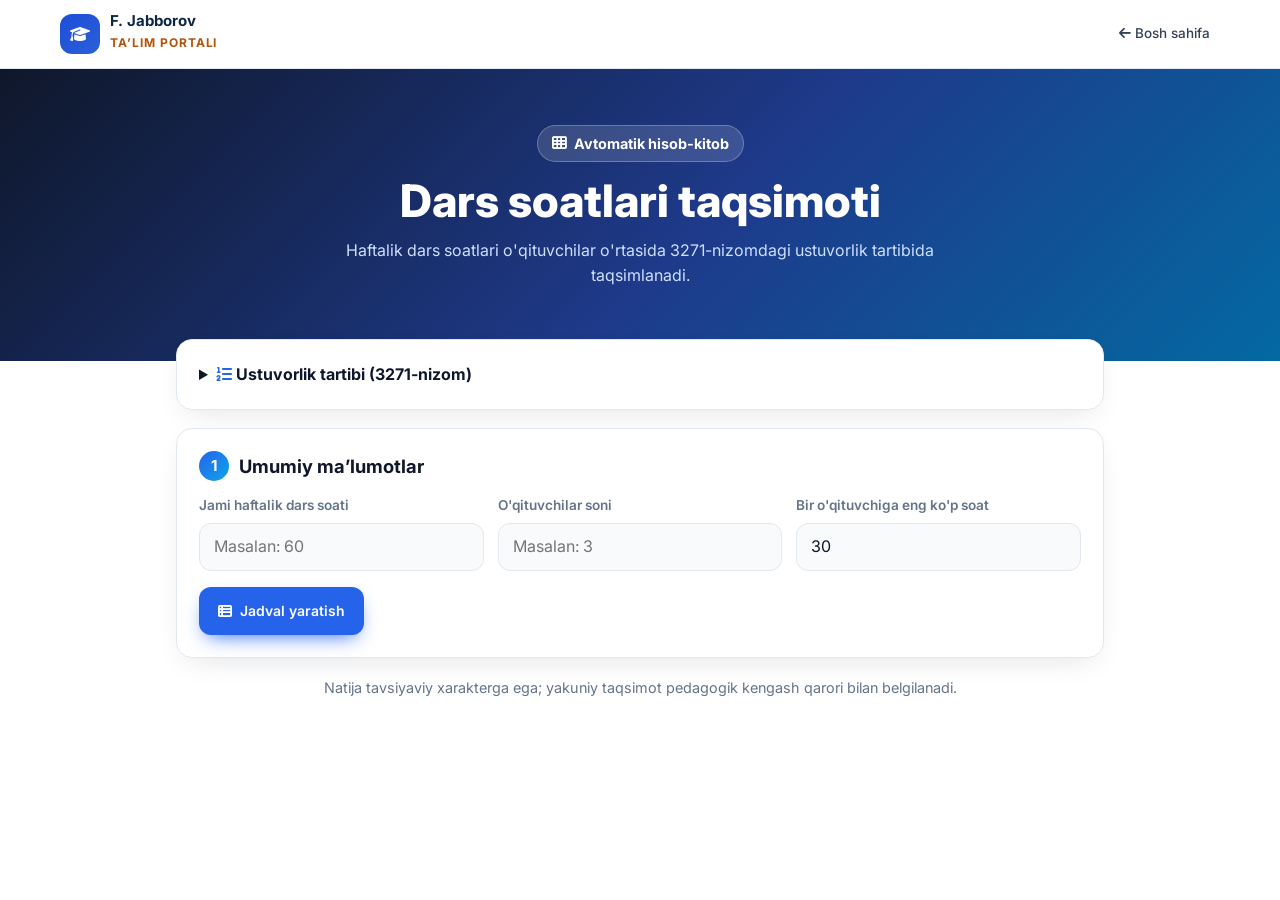
<file: taqsimot.html>
<!DOCTYPE html>
<html lang="uz">
<head>
  <meta charset="UTF-8">
  <meta name="viewport" content="width=device-width, initial-scale=1.0">
  <title>Dars soatlari taqsimoti | F. Jabborov</title>
  <meta name="description" content="Haftalik dars soatlarini o'qituvchilar o'rtasida 3271-nizom ustuvorlik tartibida avtomatik taqsimlash.">
  <link rel="preconnect" href="https://fonts.googleapis.com">
  <link rel="preconnect" href="https://fonts.gstatic.com" crossorigin>
  <link href="https://fonts.googleapis.com/css2?family=Inter:wght@400;500;600;700;800&display=swap" rel="stylesheet">
  <link rel="stylesheet" href="https://cdnjs.cloudflare.com/ajax/libs/font-awesome/6.5.1/css/all.min.css">
  <link rel="stylesheet" href="/css/style.css">
  <link rel="stylesheet" href="/css/theme.css">
  <style>
    /* Faqat shu sahifa uchun (prefiks: tq-) */
    .tq-hero { padding: 56px 0 72px; color: #fff; text-align: center;
      background: linear-gradient(135deg, #0f172a 0%, #1e3a8a 55%, #0369a1 100%); }
    .tq-hero h1 { font-size: clamp(1.8rem, 5vw, 2.8rem); font-weight: 800; line-height: 1.15; margin: 14px 0 10px; }
    .tq-hero p { max-width: 680px; margin: 0 auto; color: #cfe0ff; }
    .tq-chip { display: inline-flex; gap: 8px; align-items: center; padding: 6px 14px; border-radius: 30px;
      background: rgba(255,255,255,.14); border: 1px solid rgba(255,255,255,.25); font-weight: 700; font-size: .9rem; }
    .tq-wrap { max-width: 960px; margin: -40px auto 0; padding: 0 16px 60px; position: relative; }
    .tq-card { background: #fff; border: 1px solid var(--border); border-radius: var(--radius);
      box-shadow: var(--shadow); padding: 22px; margin-top: 18px; }
    .tq-card h2 { display: flex; gap: 10px; align-items: center; font-size: 1.15rem; color: var(--dark); margin-bottom: 14px; }
    .tq-n { width: 30px; height: 30px; border-radius: 50%; color: #fff; flex-shrink: 0; font-size: .95rem;
      display: inline-flex; align-items: center; justify-content: center;
      background: linear-gradient(135deg, var(--primary), var(--secondary)); }
    .tq-grid3 { display: grid; grid-template-columns: repeat(3, 1fr); gap: 14px; }
    .tq-grid4 { display: grid; grid-template-columns: 1.2fr 1.5fr 1.2fr 110px; gap: 10px; }
    .tq-f label { display: block; font-weight: 600; font-size: .85rem; color: var(--muted); margin-bottom: 6px; }
    .tq-f input, .tq-f select { width: 100%; min-height: 48px; padding: 10px 14px; font-size: 16px; color: var(--dark);
      background: #f8fafc; border: 1.5px solid var(--border); border-radius: 12px; outline: none; }
    .tq-f input:focus, .tq-f select:focus { border-color: var(--primary); background: #fff; box-shadow: 0 0 0 4px rgba(37,99,235,.12); }
    .tq-t { border: 1.5px solid var(--border); border-radius: 14px; padding: 14px; margin-top: 12px; background: #fbfdff; }
    .tq-t > b { display: block; margin-bottom: 10px; color: var(--dark); }
    .tq-actions { display: flex; flex-wrap: wrap; gap: 10px; margin-top: 16px; }
    .tq-hint { margin-top: 12px; color: var(--muted); font-size: .9rem; }
    .tq-sum { display: flex; flex-wrap: wrap; gap: 10px; margin-bottom: 14px; }
    .tq-sum div { background: #eef2f9; border-radius: 12px; padding: 8px 16px; font-weight: 600; color: var(--dark); }
    .tq-alert { padding: 12px 16px; border-radius: 12px; font-weight: 600; margin-bottom: 14px; }
    .tq-alert.ok { background: #dcfce7; color: #065f46; }
    .tq-alert.warn { background: #fef3c7; color: #92400e; }
    .tq-row { display: grid; grid-template-columns: 40px 1fr auto; gap: 12px; align-items: center;
      padding: 12px; margin-top: 10px; border: 1.5px solid var(--border); border-radius: 14px; }
    .tq-row.zero { background: #f8fafc; }
    .tq-rk { width: 40px; height: 40px; border-radius: 50%; background: var(--dark); color: #fff; font-weight: 800;
      display: flex; align-items: center; justify-content: center; }
    .tq-nm { font-weight: 700; color: var(--dark); word-break: break-word; }
    .tq-tags { display: flex; flex-wrap: wrap; gap: 6px; margin-top: 4px; }
    .tq-tag { font-size: .78rem; font-weight: 600; padding: 2px 10px; border-radius: 20px; background: #eef2f9; color: #334155; }
    .tq-tag.t { background: #dbeafe; color: #1e40af; }
    .tq-tag.c { background: #fef3c7; color: #92400e; }
    .tq-h { text-align: center; min-width: 70px; }
    .tq-h .v { display: block; font-size: 1.9rem; font-weight: 800; line-height: 1; color: var(--primary); }
    .tq-row.zero .v { color: #94a3b8; }
    .tq-h small { color: var(--muted); font-weight: 600; }
    .tq-prio summary { cursor: pointer; font-weight: 700; color: var(--dark); }
    .tq-prio ol { margin: 14px 0 0 22px; display: grid; gap: 8px; }
    .tq-prio small { display: block; color: var(--muted); }
    .tq-note { margin-top: 18px; text-align: center; color: var(--muted); font-size: .9rem; }
    .tq-toast { position: fixed; left: 50%; bottom: 24px; transform: translateX(-50%) translateY(30px); opacity: 0;
      background: var(--dark); color: #fff; padding: 12px 22px; border-radius: 30px; font-weight: 600;
      pointer-events: none; transition: .25s; z-index: 99; }
    .tq-toast.on { opacity: 1; transform: translateX(-50%); }
    @media (max-width: 820px) { .tq-grid4 { grid-template-columns: 1fr 1fr; } .tq-grid4 .tq-f:first-child { grid-column: 1 / -1; } }
    @media (max-width: 560px) { .tq-grid3, .tq-grid4 { grid-template-columns: 1fr; } .tq-card { padding: 16px; }
      .tq-row { grid-template-columns: 34px 1fr auto; gap: 10px; } .tq-rk { width: 34px; height: 34px; } }
    @media print { .nav, .tq-hero p, .tq-chip, #tqSetup, #tqCalc, #tqPrio, .tq-actions, .tq-note { display: none !important; }
      .tq-wrap { margin-top: 0; } .tq-card { box-shadow: none; border: 0; } }
  </style>
</head>
<body>

<header class="nav" id="nav">
  <div class="container nav-inner">
    <a href="/" class="brand">
      <span class="brand-logo"><i class="fa-solid fa-graduation-cap"></i></span>
      <span><strong>F. Jabborov</strong><small>Taʼlim portali</small></span>
    </a>
    <button class="burger" id="burger" aria-label="Menyu"><i class="fa-solid fa-bars"></i></button>
    <nav class="menu" id="menu">
      <a href="/"><i class="fa-solid fa-arrow-left"></i> Bosh sahifa</a>
    </nav>
  </div>
</header>

<section class="tq-hero">
  <div class="container">
    <span class="tq-chip"><i class="fa-solid fa-table-cells"></i> Avtomatik hisob-kitob</span>
    <h1>Dars soatlari taqsimoti</h1>
    <p>Haftalik dars soatlari o'qituvchilar o'rtasida 3271-nizomdagi ustuvorlik tartibida taqsimlanadi.</p>
  </div>
</section>

<main class="tq-wrap">

  <div class="tq-card" id="tqPrio">
    <details class="tq-prio">
      <summary><i class="fa-solid fa-list-ol" style="color:var(--primary)"></i> Ustuvorlik tartibi (3271-nizom)</summary>
      <ol>
        <li>Oliy malaka toifali o'qituvchilar<small>Attestatsiya sertifikatining amal qilish muddatiga ko'ra</small></li>
        <li>Milliy yoki xalqaro tan olingan sertifikatga ega o'qituvchilar<small>Sertifikat darajasi va amal qilish muddatiga ko'ra</small></li>
        <li>Birinchi malaka toifali o'qituvchilar</li>
        <li>Ikkinchi malaka toifali o'qituvchilar</li>
        <li>Oliy maʼlumotli toifasiz o'qituvchilar</li>
        <li>Qayta tayyorlash diplomiga ega o'qituvchilar</li>
        <li>O'rindoshlik asosida ishlayotgan oliy maʼlumotli o'qituvchilar</li>
        <li>Pedagogika yo'nalishi bo'yicha 3-kurs va undan yuqori talabalar</li>
        <li>O'rta maxsus, professional maʼlumotli o'qituvchilar<small>Faqat boshlang'ich sinflarda dars beruvchilar uchun</small></li>
        <li>Tegishli mutaxassislik bo'yicha rahbar xodimlar<small>Oliy maʼlumotli o'qituvchilar bilan taʼminlanguncha</small></li>
      </ol>
    </details>
  </div>

  <div class="tq-card" id="tqSetup">
    <h2><span class="tq-n">1</span> Umumiy maʼlumotlar</h2>
    <div class="tq-grid3">
      <div class="tq-f"><label for="tqTotal">Jami haftalik dars soati</label>
        <input type="number" id="tqTotal" inputmode="numeric" min="1" max="1000" placeholder="Masalan: 60"></div>
      <div class="tq-f"><label for="tqCount">O'qituvchilar soni</label>
        <input type="number" id="tqCount" inputmode="numeric" min="1" max="60" placeholder="Masalan: 3"></div>
      <div class="tq-f"><label for="tqMax">Bir o'qituvchiga eng ko'p soat</label>
        <input type="number" id="tqMax" inputmode="numeric" min="1" max="100" value="30"></div>
    </div>
    <div class="tq-actions"><button class="btn btn-primary" id="tqMake"><i class="fa-solid fa-table-list"></i> Jadval yaratish</button></div>
  </div>

  <div class="tq-card hidden" id="tqCalc">
    <h2><span class="tq-n">2</span> O'qituvchilar maʼlumotlari</h2>
    <div id="tqTeachers"></div>
    <p class="tq-hint">Pedagogik kengash bahosi (1–10) ixtiyoriy: bir xil ustuvorlikdagi o'qituvchilar o'rtasida tartibni belgilaydi.</p>
    <div class="tq-actions"><button class="btn btn-primary" id="tqRun"><i class="fa-solid fa-calculator"></i> Dars soatlarini taqsimlash</button></div>
  </div>

  <div class="tq-card hidden" id="tqOut">
    <h2><span class="tq-n">3</span> Taqsimlash natijalari</h2>
    <div id="tqBody"></div>
    <div class="tq-actions">
      <button class="btn btn-primary" id="tqCopy"><i class="fa-solid fa-copy"></i> Nusxalash</button>
      <button class="btn btn-ghost" id="tqPrint"><i class="fa-solid fa-print"></i> Chop etish</button>
    </div>
    <p class="tq-hint">Taqsimlash yuqori ustuvorlikdagi o'qituvchilardan boshlanadi: har bir guruh o'z chegarasigacha dars oladi, qolgani keyingi guruhga beriladi. Guruh ichida soatlar teng bo'linadi. O'rindoshlik va rahbar xodim uchun chegara 10 soatdan oshmaydi.</p>
  </div>

  <p class="tq-note">Natija tavsiyaviy xarakterga ega; yakuniy taqsimot pedagogik kengash qarori bilan belgilanadi.</p>
</main>

<div class="tq-toast" id="tqToast" role="status"></div>

<script src="/js/taqsimot.js"></script>
<script>
(function () {
  var T = window.Taqsimot;
  var $ = function (id) { return document.getElementById(id); };
  var lastText = '';

  function esc(s) {
    return String(s).replace(/[&<>"']/g, function (c) {
      return { '&': '&amp;', '<': '&lt;', '>': '&gt;', '"': '&quot;', "'": '&#39;' }[c];
    });
  }
  function opts(list, get) {
    return list.map(function (x, i) { return '<option value="' + i + '">' + esc(get(x)) + '</option>'; }).join('');
  }
  function toast(msg) {
    var t = $('tqToast'); t.textContent = msg; t.classList.add('on');
    setTimeout(function () { t.classList.remove('on'); }, 1800);
  }

  function makeRows() {
    var h = parseInt($('tqTotal').value, 10), n = parseInt($('tqCount').value, 10);
    if (!(h > 0) || !(n > 0)) { toast('Jami soat va o‘qituvchilar sonini kiriting'); return; }
    n = Math.min(n, 60);
    var dOpts = opts(T.DEGREES, function (d) { return d.name; });
    var cOpts = opts(T.CERTS, function (c) { return c; });
    var html = '';
    for (var i = 0; i < n; i++) {
      html += '<div class="tq-t"><b>' + (i + 1) + '-o‘qituvchi</b><div class="tq-grid4">' +
        '<div class="tq-f"><label for="tqName' + i + '">F.I.Sh.</label><input type="text" id="tqName' + i + '" placeholder="Familiya Ism" autocomplete="off"></div>' +
        '<div class="tq-f"><label for="tqDeg' + i + '">Darajasi</label><select id="tqDeg' + i + '">' + dOpts + '</select></div>' +
        '<div class="tq-f"><label for="tqCert' + i + '">Sertifikat</label><select id="tqCert' + i + '">' + cOpts + '</select></div>' +
        '<div class="tq-f"><label for="tqScore' + i + '">Kengash (1–10)</label><input type="number" id="tqScore' + i + '" inputmode="numeric" min="1" max="10" placeholder="ixtiyoriy"></div>' +
        '</div></div>';
    }
    $('tqTeachers').innerHTML = html;
    $('tqCalc').classList.remove('hidden');
    $('tqOut').classList.add('hidden');
    $('tqCalc').scrollIntoView({ behavior: 'smooth', block: 'start' });
  }

  function run() {
    var total = parseInt($('tqTotal').value, 10);
    var maxH = parseInt($('tqMax').value, 10); if (!(maxH > 0)) maxH = 30;
    var n = document.querySelectorAll('.tq-t').length, teachers = [];
    for (var i = 0; i < n; i++) {
      var sc = parseInt($('tqScore' + i).value, 10);
      if (!(sc >= 1)) sc = 5; if (sc > 10) sc = 10;
      teachers.push({
        name: $('tqName' + i).value.trim() || ('O‘qituvchi ' + (i + 1)),
        degree: parseInt($('tqDeg' + i).value, 10),
        cert: parseInt($('tqCert' + i).value, 10),
        score: sc
      });
    }
    var r = T.distribute(total, teachers, maxH);

    var html = '<div class="tq-sum"><div>Jami: <b>' + total + '</b> soat</div><div>Taqsimlangan: <b>' + r.given + '</b> soat</div>' +
      (r.excess > 0 ? '<div>Ortiqcha: <b>' + r.excess + '</b> soat</div>' : '') + '</div>';
    html += r.excess > 0
      ? '<div class="tq-alert warn"><i class="fa-solid fa-triangle-exclamation"></i> Ortiqcha ' + r.excess + ' soat qoldi. Barcha o‘qituvchilarning sig‘imi to‘ldi, qo‘shimcha o‘qituvchi jalb qilish talab etiladi.</div>'
      : '<div class="tq-alert ok"><i class="fa-solid fa-circle-check"></i> Barcha soatlar to‘liq taqsimlandi</div>';

    var txt = 'Dars soatlari taqsimoti (' + total + ' soat)\n';
    r.rows.forEach(function (t, k) {
      var deg = T.DEGREES[t.degree].name;
      html += '<div class="tq-row' + (t.hours === 0 ? ' zero' : '') + '"><div class="tq-rk">' + (k + 1) + '</div><div>' +
        '<div class="tq-nm">' + esc(t.name) + '</div><div class="tq-tags"><span class="tq-tag t">' + esc(T.TIER_NAMES[t.tier]) + '</span>' +
        '<span class="tq-tag">' + esc(deg) + '</span>' + (t.cert > 0 ? '<span class="tq-tag c">' + esc(T.CERTS[t.cert]) + '</span>' : '') +
        '</div></div><div class="tq-h"><span class="v">' + t.hours + '</span><small>soat' + (t.hours > 0 && t.hours === t.cap ? ' · max' : '') + '</small></div></div>';
      txt += (k + 1) + '. ' + t.name + ' — ' + deg + (t.cert > 0 ? ' (' + T.CERTS[t.cert] + ')' : '') + ' — ' + t.hours + ' soat\n';
    });
    if (r.excess > 0) txt += 'Ortiqcha: ' + r.excess + ' soat\n';
    lastText = txt;
    $('tqBody').innerHTML = html;
    $('tqOut').classList.remove('hidden');
    $('tqOut').scrollIntoView({ behavior: 'smooth', block: 'start' });
  }

  function copy() {
    if (!lastText) return;
    var ok = function () { toast('Nusxalandi'); };
    if (navigator.clipboard && navigator.clipboard.writeText) {
      navigator.clipboard.writeText(lastText).then(ok, fallback);
    } else fallback();
    function fallback() {
      var a = document.createElement('textarea'); a.value = lastText; document.body.appendChild(a); a.select();
      try { document.execCommand('copy'); ok(); } catch (e) { toast('Nusxalab bo‘lmadi'); }
      document.body.removeChild(a);
    }
  }

  $('tqMake').addEventListener('click', makeRows);
  $('tqRun').addEventListener('click', run);
  $('tqCopy').addEventListener('click', copy);
  $('tqPrint').addEventListener('click', function () { window.print(); });
  $('burger').addEventListener('click', function () { $('menu').classList.toggle('open'); });
})();
</script>
</body>
</html>
</file>
<file: css/style.css>
:root {
  --primary: #2563eb;
  --primary-dark: #1d4ed8;
  --secondary: #0ea5e9;
  --accent: #f59e0b;
  --dark: #0f172a;
  --light-bg: #f8fafc;
  --card-bg: #ffffff;
  --text: #334155;
  --muted: #64748b;
  --border: #e2e8f0;
  --green: #16a34a;
  --red: #dc2626;
  --radius: 16px;
  --shadow: 0 10px 30px -12px rgba(15, 23, 42, .15);
  --ease: cubic-bezier(.2,.7,.2,1);
  --t: .25s var(--ease);
  --tr: color var(--t), background-color var(--t), border-color var(--t), box-shadow var(--t), transform var(--t);
}

* { box-sizing: border-box; margin: 0; padding: 0; }
html { scroll-behavior: smooth; scroll-padding-top: 76px; }
body { font-family: "Inter", system-ui, sans-serif; color: var(--text); background: #fff; line-height: 1.6; overflow-x: hidden; }
a { color: inherit; text-decoration: none; }
button, input, select { font: inherit; }
.container { width: 100%; max-width: 1200px; margin: 0 auto; padding: 0 20px; }
.hidden { display: none !important; }
.center { text-align: center; }
.muted { color: var(--muted); }
code { background: #eef2ff; color: var(--primary-dark); padding: 1px 6px; border-radius: 6px; font-size: .9em; }

.nav { position: sticky; top: 0; z-index: 50; background: #fff; border-bottom: 1px solid var(--border); }
.nav-inner { display: flex; align-items: center; justify-content: space-between; height: 68px; gap: 16px; }
.brand { display: flex; align-items: center; gap: 10px; }
.brand strong { display: block; color: var(--dark); font-size: 15px; line-height: 1.1; }
.brand small { color: var(--muted); font-size: 12px; }
.brand-logo { width: 40px; height: 40px; border-radius: 12px; display: grid; place-items: center; color: #fff; background: linear-gradient(135deg, var(--primary), var(--secondary)); }
.menu { display: flex; gap: 2px; align-items: center; }
.menu a { padding: 8px 10px; border-radius: 10px; font-size: 13.5px; font-weight: 500; color: var(--text); transition: var(--tr); white-space: nowrap; }
.menu a:hover, .menu a.active { color: var(--primary); background: #eff6ff; }
.menu .menu-cta { background: var(--primary); color: #fff; margin-left: 6px; }
.menu .menu-cta:hover { background: var(--primary-dark); color: #fff; }
.burger { display: none; background: none; border: 1px solid var(--border); width: 42px; height: 42px; border-radius: 10px; font-size: 18px; cursor: pointer; color: var(--dark); }

@media (max-width: 1100px) {
  .burger { display: block; }
  .menu { position: fixed; top: 68px; left: 0; right: 0; flex-direction: column; align-items: stretch; background: #fff; padding: 12px 20px 20px; border-bottom: 1px solid var(--border); box-shadow: var(--shadow); transform: translateY(-120%); visibility: hidden; transition: transform .3s var(--ease), visibility 0s .3s; max-height: calc(100vh - 68px); overflow-y: auto; }
  .menu.open { transform: translateY(0); visibility: visible; transition: transform .3s var(--ease); }
  .menu a { padding: 12px; font-size: 15px; }
  .menu .menu-cta { margin: 6px 0 0; text-align: center; }
}

.hero { padding: 72px 0 80px; background: radial-gradient(circle at 10% 10%, #dbeafe 0, transparent 40%), radial-gradient(circle at 90% 30%, #e0f2fe 0, transparent 40%), var(--light-bg); }
.hero-grid { display: grid; grid-template-columns: 1.1fr 1fr; gap: 48px; align-items: center; }
.badge { display: inline-flex; gap: 8px; align-items: center; background: #fff; border: 1px solid var(--border); padding: 6px 14px; border-radius: 999px; font-size: 13px; font-weight: 600; color: var(--primary); }
.hero h1 { font-size: clamp(32px, 4.6vw, 52px); line-height: 1.12; color: var(--dark); font-weight: 800; margin: 18px 0; letter-spacing: -.02em; }
.grad { background: linear-gradient(90deg, var(--primary), var(--secondary)); -webkit-background-clip: text; background-clip: text; color: transparent; }
.lead { font-size: 17px; color: var(--muted); max-width: 560px; }
.hero-btns { display: flex; flex-wrap: wrap; gap: 10px; margin: 28px 0; }
.btn { display: inline-flex; align-items: center; gap: 8px; padding: 12px 18px; border-radius: 12px; font-weight: 600; font-size: 14px; border: 1px solid transparent; cursor: pointer; transition: var(--tr); }
.btn-primary { background: var(--primary); color: #fff; box-shadow: 0 8px 20px -8px var(--primary); }
.btn-primary:hover { background: var(--primary-dark); transform: translateY(-2px); }
.btn-ghost { background: #fff; border-color: var(--border); color: var(--dark); }
.btn-ghost:hover { border-color: var(--primary); color: var(--primary); }
.author-card { display: inline-flex; align-items: center; gap: 12px; background: #fff; padding: 10px 18px 10px 10px; border-radius: 999px; border: 1px solid var(--border); box-shadow: var(--shadow); }
.author-card strong { display: block; color: var(--dark); }
.author-card span { font-size: 13px; color: var(--muted); }
.avatar { width: 46px; height: 46px; border-radius: 50%; display: grid; place-items: center; font-weight: 700; color: #fff; background: linear-gradient(135deg, var(--primary), var(--accent)); }
.tiles { display: grid; grid-template-columns: repeat(2, 1fr); gap: 14px; }
.tile { background: #fff; border: 1px solid var(--border); border-radius: var(--radius); padding: 18px; display: flex; flex-direction: column; gap: 4px; transition: var(--tr); }
.tile i { width: 40px; height: 40px; border-radius: 10px; display: grid; place-items: center; background: #eff6ff; color: var(--primary); margin-bottom: 8px; }
.tile b { color: var(--dark); font-size: 15px; }
.tile span { color: var(--muted); font-size: 13px; }
.tile:hover { transform: translateY(-4px); box-shadow: var(--shadow); border-color: #bfdbfe; }
.tile:nth-child(3n+2) i { background: #fef3c7; color: #b45309; }
.tile:nth-child(3n) i { background: #e0f2fe; color: #0369a1; }

.section { padding: 84px 0; }
.section.alt { background: var(--light-bg); border-top: 1px solid var(--border); border-bottom: 1px solid var(--border); }
.sec-head { max-width: 780px; margin-bottom: 36px; }
.sec-head.center { margin-left: auto; margin-right: auto; text-align: center; }
.eyebrow { display: inline-flex; align-items: center; gap: 8px; font-size: 13px; font-weight: 700; text-transform: uppercase; letter-spacing: .06em; color: var(--primary); }
.eyebrow.light { color: #bfdbfe; }
.sec-head h2 { font-size: clamp(26px, 3.4vw, 38px); color: var(--dark); line-height: 1.2; margin: 10px 0 12px; letter-spacing: -.01em; }
.sec-head p { color: var(--muted); }
.sub-title { color: var(--dark); font-size: 22px; margin: 40px 0 18px; }
.note { font-size: 13px; color: var(--muted); margin-top: 16px; }
.live-dot { position: relative; width: 9px; height: 9px; border-radius: 50%; background: var(--red); }
.live-dot::after { content: ""; position: absolute; inset: 0; border-radius: 50%; background: var(--red); animation: pulse 1.6s ease-out infinite; }
@keyframes pulse { from { transform: scale(1); opacity: .6; } to { transform: scale(3); opacity: 0; } }

.stats { display: grid; grid-template-columns: repeat(auto-fit, minmax(200px, 1fr)); gap: 16px; margin-bottom: 28px; }
.stat { background: #fff; border: 1px solid var(--border); border-radius: var(--radius); padding: 22px; position: relative; overflow: hidden; }
.stat::before { content: ""; position: absolute; inset: 0 auto 0 0; width: 4px; background: linear-gradient(var(--primary), var(--secondary)); }
.stat b { display: block; font-size: 32px; font-weight: 800; color: var(--dark); line-height: 1.1; }
.stat span { font-size: 14px; color: var(--muted); }

.cards { display: grid; gap: 18px; }
.cards-3 { grid-template-columns: repeat(3, 1fr); }
.cards-4 { grid-template-columns: repeat(4, 1fr); }
.card { background: #fff; border: 1px solid var(--border); border-radius: var(--radius); padding: 26px; transition: var(--tr); }
.card:hover { transform: translateY(-5px); box-shadow: var(--shadow); }
.card .ic { width: 52px; height: 52px; border-radius: 14px; display: grid; place-items: center; font-size: 22px; color: #fff; background: linear-gradient(135deg, var(--primary), var(--secondary)); margin-bottom: 16px; }
.card .tag { display: inline-block; font-size: 12px; font-weight: 600; color: var(--primary); background: #eff6ff; padding: 3px 10px; border-radius: 999px; margin-bottom: 10px; }
.card h3 { color: var(--dark); font-size: 18px; margin-bottom: 8px; }
.card p { color: var(--muted); font-size: 14.5px; }

.tabs { display: inline-flex; background: #e2e8f0; padding: 4px; border-radius: 12px; gap: 4px; margin-bottom: 20px; flex-wrap: wrap; }
.tab { border: 0; background: transparent; padding: 9px 16px; border-radius: 9px; font-weight: 600; font-size: 14px; color: var(--muted); cursor: pointer; transition: var(--tr); }
.tab.active { background: #fff; color: var(--primary); box-shadow: 0 2px 8px rgba(0,0,0,.06); }
.tabs.small { margin: 0; }
.tabs.small .tab { padding: 7px 12px; font-size: 13px; }
.chips { display: flex; flex-wrap: wrap; gap: 8px; margin-bottom: 20px; }
.toolbar .chips { margin: 0; }
.chip { border: 1px solid var(--border); background: #fff; padding: 7px 14px; border-radius: 999px; font-size: 13.5px; font-weight: 600; cursor: pointer; color: var(--text); transition: var(--tr); }
.chip.active, .chip:hover { background: var(--primary); border-color: var(--primary); color: #fff; }
.toolbar { display: flex; flex-wrap: wrap; gap: 12px; align-items: center; margin-bottom: 18px; }
.toolbar .tabs { margin: 0; }
select { padding: 10px 14px; border-radius: 10px; border: 1px solid var(--border); background: #fff; color: var(--text); }
.search { display: flex; align-items: center; gap: 8px; background: #fff; border: 1px solid var(--border); border-radius: 10px; padding: 0 12px; flex: 1; min-width: 200px; }
.search.wide { margin-bottom: 16px; max-width: 520px; }
.search input { border: 0; outline: 0; padding: 10px 0; width: 100%; background: transparent; }
.search i { color: var(--muted); }

.official-list { columns: 3 240px; column-gap: 24px; list-style: none; counter-reset: n; }
.official-list li { counter-increment: n; break-inside: avoid; background: #fff; border: 1px solid var(--border); border-radius: 12px; padding: 12px 14px 12px 50px; margin-bottom: 10px; position: relative; font-weight: 500; color: var(--dark); font-size: 14.5px; }
.official-list li::before { content: counter(n); position: absolute; left: 12px; top: 50%; transform: translateY(-50%); width: 28px; height: 28px; border-radius: 8px; display: grid; place-items: center; background: #eff6ff; color: var(--primary); font-size: 12px; font-weight: 700; }

.win-grid { display: grid; grid-template-columns: repeat(auto-fill, minmax(260px, 1fr)); gap: 16px; margin-bottom: 24px; }
.win { background: #fff; border: 1px solid var(--border); border-radius: var(--radius); padding: 20px; display: flex; gap: 14px; align-items: flex-start; transition: var(--tr); }
.win:hover { box-shadow: var(--shadow); transform: translateY(-3px); }
.medal { flex: none; width: 48px; height: 48px; border-radius: 50%; display: grid; place-items: center; font-weight: 800; color: #fff; font-size: 15px; }
.medal.p1 { background: linear-gradient(135deg, #fbbf24, #d97706); }
.medal.p2 { background: linear-gradient(135deg, #cbd5e1, #64748b); }
.medal.p3 { background: linear-gradient(135deg, #fdba74, #c2410c); }
.win h4 { color: var(--dark); font-size: 16px; }
.win p { font-size: 13.5px; color: var(--muted); }
.win .subj { display: inline-block; margin-top: 6px; font-size: 12px; font-weight: 600; background: #eff6ff; color: var(--primary); padding: 2px 10px; border-radius: 999px; }

.results-frame { background: var(--light-bg); border: 2px dashed var(--border); border-radius: var(--radius); min-height: 260px; display: grid; place-items: center; overflow: hidden; }
.results-frame iframe { width: 100%; height: 640px; border: 0; background: #fff; }
.empty { text-align: center; color: var(--muted); padding: 40px; }
.empty i { font-size: 40px; color: var(--primary); margin-bottom: 12px; }

.pill-date { display: inline-flex; gap: 8px; align-items: center; background: #fff; border: 1px solid var(--border); padding: 6px 14px; border-radius: 999px; font-weight: 600; color: var(--dark) !important; }
.next-exam { display: flex; justify-content: space-between; align-items: center; flex-wrap: wrap; gap: 20px; background: linear-gradient(135deg, var(--dark), #1e3a8a); color: #fff; border-radius: 20px; padding: 28px 32px; margin-bottom: 24px; box-shadow: var(--shadow); }
.next-exam h3 { font-size: 24px; margin: 6px 0; }
.next-exam p { color: #cbd5e1; font-size: 14px; }
.countdown { background: rgba(255,255,255,.1); border: 1px solid rgba(255,255,255,.2); padding: 14px 22px; border-radius: 14px; text-align: center; }
.countdown span { display: block; font-size: 12px; color: #bfdbfe; text-transform: uppercase; letter-spacing: .05em; }
.countdown strong { font-size: 26px; font-variant-numeric: tabular-nums; }
.date-strip { display: flex; gap: 10px; overflow-x: auto; padding-bottom: 8px; margin-bottom: 18px; }
.date-pill { flex: none; border: 1px solid var(--border); background: #fff; border-radius: 12px; padding: 8px 14px; text-align: center; cursor: pointer; transition: var(--tr); }
.date-pill b { display: block; font-size: 20px; color: var(--dark); }
.date-pill span { font-size: 12px; color: var(--muted); }
.date-pill.active { background: var(--primary); border-color: var(--primary); }
.date-pill.active b, .date-pill.active span { color: #fff; }
.exam-grid { display: grid; grid-template-columns: repeat(auto-fill, minmax(260px, 1fr)); gap: 16px; }
.exam { background: #fff; border: 1px solid var(--border); border-radius: var(--radius); padding: 18px; border-top: 4px solid var(--primary); }
.exam.done { border-top-color: var(--muted); opacity: .75; }
.exam.live { border-top-color: var(--red); }
.exam h4 { color: var(--dark); font-size: 16px; margin: 6px 0 10px; }
.exam .row { display: flex; justify-content: space-between; font-size: 13.5px; padding: 4px 0; border-bottom: 1px dashed var(--border); }
.exam .row:last-child { border: 0; }
.status { display: inline-block; font-size: 12px; font-weight: 700; padding: 2px 10px; border-radius: 999px; }
.status.upcoming { background: #eff6ff; color: var(--primary); }
.status.live { background: #fee2e2; color: var(--red); }
.status.done { background: #f1f5f9; color: var(--muted); }
.rule { margin-top: 22px; background: #fff; border: 1px solid var(--border); border-left: 4px solid var(--accent); border-radius: 12px; padding: 14px 18px; font-size: 14px; }
.rule i { color: var(--accent); }

.table-wrap { overflow-x: auto; background: #fff; border: 1px solid var(--border); border-radius: var(--radius); }
table { width: 100%; border-collapse: collapse; font-size: 14px; }
th { background: #f1f5f9; color: var(--dark); text-align: left; padding: 12px 14px; font-weight: 700; white-space: nowrap; }
td { padding: 11px 14px; border-top: 1px solid var(--border); }
tr:hover td { background: #f8fafc; }
.bar { height: 8px; background: #e2e8f0; border-radius: 99px; overflow: hidden; min-width: 90px; }
.bar i { display: block; height: 100%; border-radius: 99px; }
.q-cell { display: flex; align-items: center; gap: 10px; font-weight: 700; }

.charts { display: grid; grid-template-columns: 1.4fr 1fr; gap: 18px; margin-top: 22px; }
.chart-card { background: #fff; border: 1px solid var(--border); border-radius: var(--radius); padding: 22px; }
.chart-card h4 { color: var(--dark); margin-bottom: 12px; }

.timeline { display: grid; gap: 12px; }
.tl { display: grid; grid-template-columns: 110px 1fr; gap: 16px; background: #fff; border: 1px solid var(--border); border-radius: var(--radius); padding: 16px 20px; align-items: center; }
.tl .g { background: linear-gradient(135deg, var(--primary), var(--secondary)); color: #fff; font-weight: 800; border-radius: 12px; text-align: center; padding: 12px 6px; }
.tl h4 { color: var(--dark); }
.tl p { font-size: 13.5px; color: var(--muted); }

.formula { display: flex; flex-wrap: wrap; align-items: center; gap: 10px; background: #fff; border: 1px solid var(--border); border-radius: var(--radius); padding: 20px; margin-bottom: 20px; font-size: 15px; }
.formula .term { background: var(--light-bg); padding: 8px 14px; border-radius: 10px; }
.formula .term b { color: var(--dark); }
.formula .op { font-size: 20px; font-weight: 800; color: var(--primary); }
.formula .res { background: var(--primary); color: #fff; padding: 8px 14px; border-radius: 10px; font-weight: 700; }
.callout { background: #fffbeb; border: 1px solid #fde68a; color: #92400e; border-radius: 12px; padding: 14px 18px; margin-bottom: 20px; font-size: 14px; }

.footer { background: var(--dark); color: #cbd5e1; padding: 64px 0 24px; }
.footer-grid { display: grid; grid-template-columns: 1fr 1fr; gap: 40px; }
.footer h3 { color: #fff; font-size: 24px; }
.footer h4 { color: #fff; margin-bottom: 16px; }
.footer .muted { color: #94a3b8; }
.motto { color: var(--accent); font-weight: 700; margin: 12px 0 6px; }
.socials { display: grid; gap: 10px; }
.socials a { display: flex; align-items: center; gap: 12px; padding: 10px 14px; border-radius: 12px; background: rgba(255,255,255,.05); border: 1px solid rgba(255,255,255,.08); transition: var(--tr); }
.socials a:hover { background: rgba(255,255,255,.1); color: #fff; }
.socials i { width: 20px; text-align: center; color: var(--secondary); }
.copy { border-top: 1px solid rgba(255,255,255,.1); margin-top: 40px; padding-top: 20px; font-size: 13px; color: #94a3b8; text-align: center; }
.to-top { position: fixed; right: 20px; bottom: 20px; width: 46px; height: 46px; border-radius: 50%; border: 0; background: var(--primary); color: #fff; cursor: pointer; box-shadow: var(--shadow); opacity: 0; transform: translateY(10px); pointer-events: none; transition: opacity var(--t), transform var(--t); }
.to-top.show { opacity: 1; transform: none; pointer-events: auto; }

.reveal { opacity: 0; transform: translate3d(0, 18px, 0); transition: opacity .5s var(--ease), transform .5s var(--ease); }
.reveal.in { opacity: 1; transform: none; }
.load-error { background: #fee2e2; color: #991b1b; text-align: center; padding: 10px; font-weight: 600; }
@media (prefers-reduced-motion: reduce) {
  *, *::before, *::after { animation: none !important; transition: none !important; scroll-behavior: auto !important; }
  .reveal { opacity: 1; transform: none; }
}

@media (max-width: 960px) {
  .hero-grid, .charts, .footer-grid { grid-template-columns: 1fr; }
  .cards-3, .cards-4 { grid-template-columns: repeat(2, 1fr); }
}
@media (max-width: 600px) {
  .container { padding: 0 16px; }
  .section { padding: 60px 0; }
  .hero { padding: 48px 0 56px; }
  .cards-3, .cards-4 { grid-template-columns: 1fr; }
  .tiles { gap: 10px; }
  .tile { padding: 14px; }
  .next-exam { padding: 22px; }
  .tl { grid-template-columns: 80px 1fr; }
  .stat b { font-size: 26px; }
}
</file>
<file: css/theme.css>
/* Umamatov.uz saytining ranglariga mos mavzu (to'q ko'k + oltin) */

/* Navbar */
.brand strong { color: #0f2547; }
.brand small { color: #b45309; font-weight: 700; letter-spacing: .08em; text-transform: uppercase; }
.brand-logo { background: linear-gradient(135deg, #1d4ed8, #2b5fd9); }

/* Hero */
.hero {
  background:
    radial-gradient(1200px 500px at 85% -10%, #2b5fd9 0%, transparent 60%),
    radial-gradient(900px 500px at -10% 110%, #0e7fb8 0%, transparent 55%),
    #0b1e3f;
}
.hero h1 { color: #fff; }
.hero .grad { background: none; -webkit-text-fill-color: #fbbf24; color: #fbbf24; }
.hero .lead { color: #cbd5e1; }
.hero .badge { background: rgba(255, 255, 255, .08); border-color: rgba(255, 255, 255, .22); color: #fde68a; }
.hero .btn-primary { background: #f59e0b; color: #0f172a; box-shadow: 0 8px 20px -8px #f59e0b; }
.hero .btn-primary:hover { background: #d97706; }
.hero .btn-ghost { background: rgba(255, 255, 255, .06); border-color: rgba(255, 255, 255, .35); color: #fff; }
.hero .btn-ghost:hover { border-color: #fbbf24; color: #fbbf24; }
.author-card strong { color: #0f2547; }
.avatar { background: linear-gradient(135deg, #1d4ed8, #f59e0b); }

/* Hero kartalari: to'q fon, rangli ikonkalar */
.tiles .tile { background: rgba(255, 255, 255, .06); border-color: rgba(255, 255, 255, .14); }
.tiles .tile b { color: #fff; }
.tiles .tile span { color: #94a3b8; }
.tiles .tile:hover { border-color: #fbbf24; box-shadow: 0 14px 30px -14px rgba(0, 0, 0, .6); }
.tiles .tile i { color: #fff; }
.tiles .tile:nth-child(1) i { background: #1d4ed8; }
.tiles .tile:nth-child(2) i { background: #d97706; }
.tiles .tile:nth-child(3) i { background: #059669; }
.tiles .tile:nth-child(4) i { background: #7c3aed; }
.tiles .tile:nth-child(5) i { background: #db2777; }
.tiles .tile:nth-child(6) i { background: #0891b2; }
.tiles .tile:nth-child(7) i { background: #4f46e5; }
.tiles .tile:nth-child(8) i { background: #ea580c; }

/* Bo'limlar */
.section.alt { background: #f1f7ff; }
.sec-head h2, .card h3, .stat b { color: #0f2547; }
.eyebrow { color: #1d4ed8; }
.card .ic { background: #2563eb; }
.cards .card:nth-child(4n+2) .ic { background: #16a34a; }
.cards .card:nth-child(4n+3) .ic { background: #7c3aed; }
.cards .card:nth-child(4n) .ic { background: #ea580c; }
</file>
